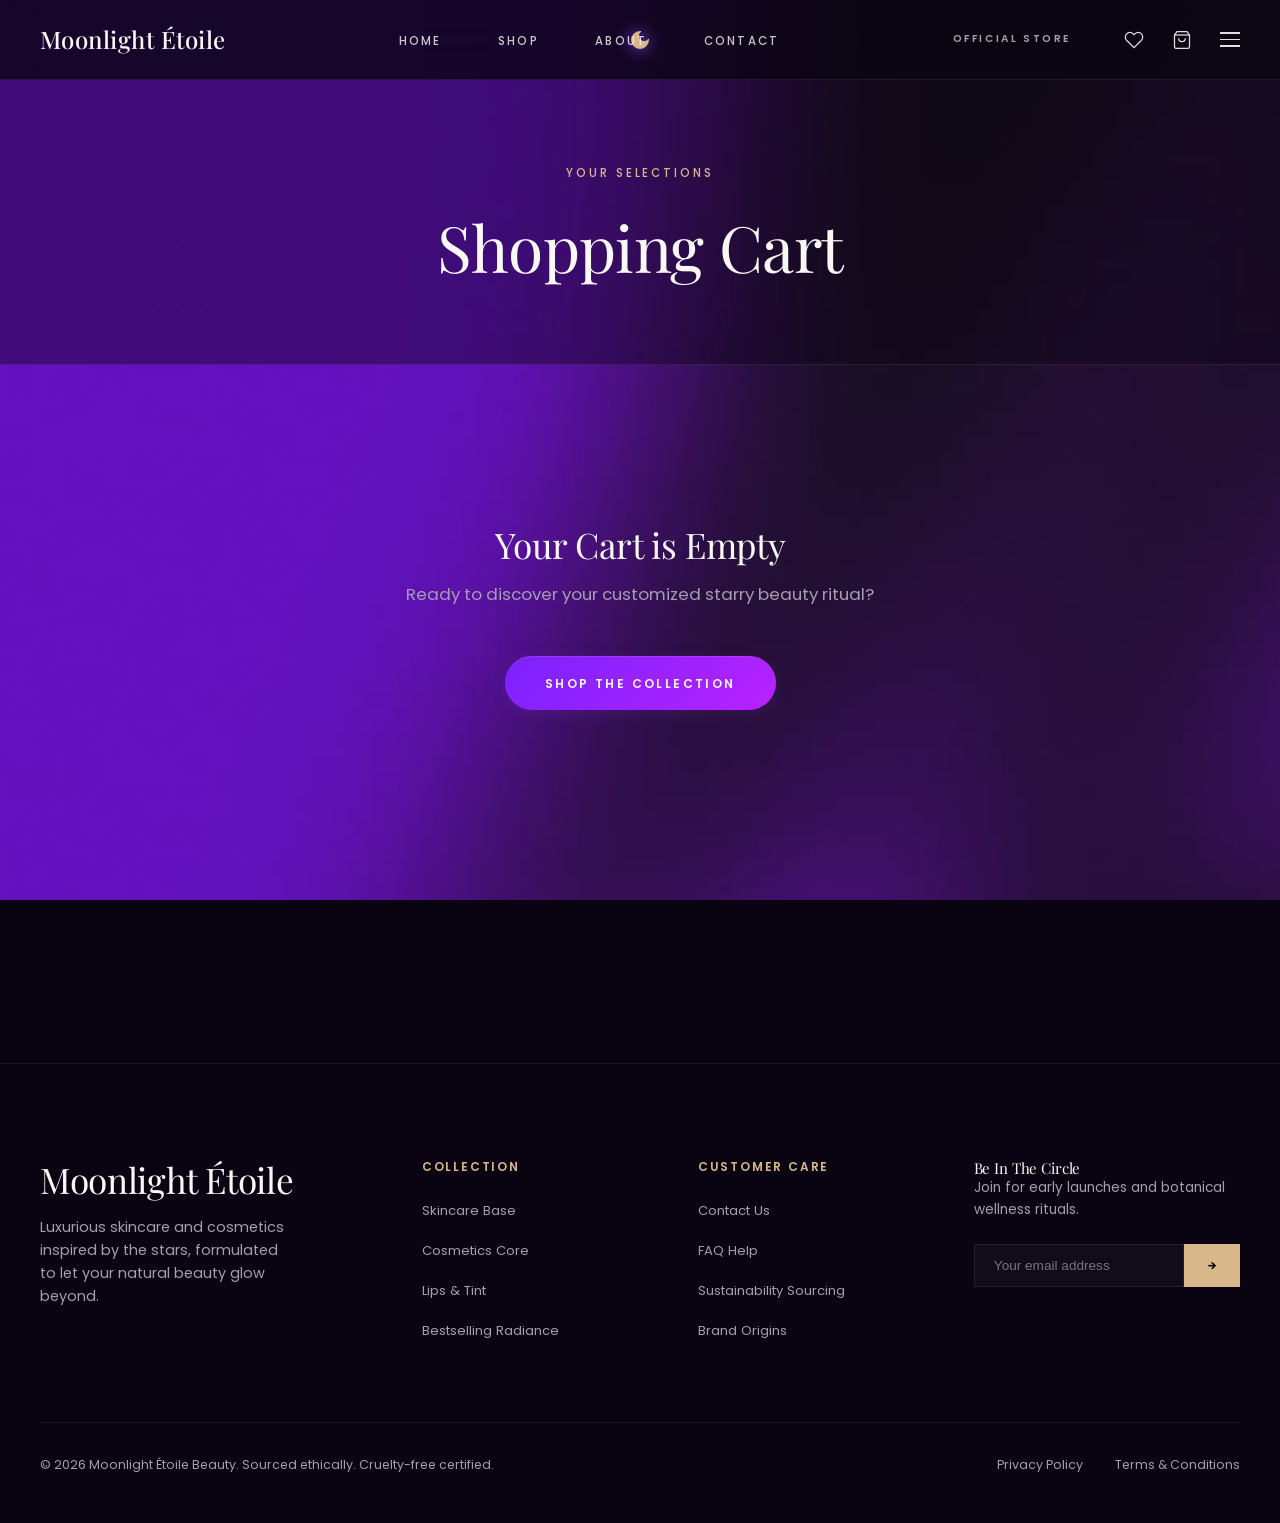
<file: cart.html>
<!DOCTYPE html>
<html lang="en">
<head>
  <meta charset="UTF-8">
  <meta name="viewport" content="width=device-width, initial-scale=1.0">
  <meta name="description" content="Review your Moonlight Étoile luxury items, apply promo codes, and complete your premium checkout ritual.">
  <title>Shopping Cart — Moonlight Étoile</title>
  <link rel="icon" type="image/jpeg" href="images/favicon.jpg">
  
  <link rel="stylesheet" href="style.css">
  <link rel="stylesheet" href="cart.css">
</head>
<body>
  <!-- ── 1. Luxury Sticky Navbar ──────────────────────────────── -->
  <nav class="navbar" role="navigation" aria-label="Main navigation">
    <div class="container navbar__inner">
      <a href="index.html" class="navbar__logo">Moonlight Étoile</a>
      
      <!-- Centered Moon Icon matching first image -->
      <div class="navbar__moon" style="position: absolute; left: 50%; transform: translateX(-50%); display: flex; align-items: center; justify-content: center; filter: drop-shadow(0 0 8px #8A4FFF);">
        <svg viewBox="0 0 24 24" fill="#D8B88A" stroke="#D8B88A" stroke-width="1.5" style="width: 22px; height: 22px;">
          <path d="M12 3a6 6 0 0 0 9 9 9 9 0 1 1-9-9Z" />
        </svg>
      </div>

      <ul class="navbar__links" role="list">
        <li><a href="index.html">Home</a></li>
        <li><a href="products.html">Shop</a></li>
        <li><a href="about.html">About</a></li>
        <li><a href="contact.html">Contact</a></li>
      </ul>
      
      <div class="navbar__actions">
        <span class="navbar__official-store" style="font-size: 0.65rem; font-weight: 600; letter-spacing: 0.25em; text-transform: uppercase; color: var(--color-text-muted); margin-right: 1.5rem; display: inline-block;">Official Store</span>
        <!-- Wishlist -->
        <a href="products.html" aria-label="View Wishlist">
          <svg viewBox="0 0 24 24" fill="none" stroke="currentColor">
            <path d="M20.84 4.61a5.5 5.5 0 0 0-7.78 0L12 5.67l-1.06-1.06a5.5 5.5 0 0 0-7.78 7.78l1.06 1.06L12 21.23l7.78-7.78 1.06-1.06a5.5 5.5 0 0 0 0-7.78z"/>
          </svg>
        </a>
        
        <!-- Cart -->
        <a href="cart.html" class="cart-icon" aria-label="View Cart">
          <svg viewBox="0 0 24 24" fill="none" stroke="currentColor">
            <path d="M6 2 3 6v14a2 2 0 0 0 2 2h14a2 2 0 0 0 2-2V6l-3-4z"/>
            <line x1="3" y1="6" x2="21" y2="6"/>
            <path d="M16 10a4 4 0 0 1-8 0"/>
          </svg>
          <span class="cart-badge" style="display: none;">0</span>
        </a>
        
        <!-- Hamburger -->
        <button class="hamburger" id="hamburger-btn" aria-label="Open menu" aria-expanded="false" aria-controls="mobile-nav">
          <span class="hamburger__line"></span>
          <span class="hamburger__line"></span>
          <span class="hamburger__line"></span>
        </button>
      </div>
    </div>
  </nav>
  <!-- Mobile Nav -->
  <nav class="mobile-nav" id="mobile-nav" aria-label="Mobile navigation">
    <a href="index.html">Home</a>
    <a href="products.html">Shop All</a>
    <a href="about.html">About Brand</a>
    <a href="contact.html">Contact Us</a>
    <a href="cart.html">View Cart</a>
    <div class="mobile-nav__footer">
      <a href="#">Instagram</a>
      <a href="#">TikTok</a>
      <a href="#">Pinterest</a>
    </div>
  </nav>

  <main>
    <!-- Header -->
    <header class="page-hero">
      <div class="container">
        <span class="t-label">Your Selections</span>
        <h1>Shopping Cart</h1>
      </div>
    </header>

    <!-- ── Cart Grid Section ──────────────────────────────────── -->
    <section class="section" style="padding-top: 4rem;">
      <div class="container">
        <div class="cart-layout" id="cart-grid-wrapper">
          <!-- Rendered Dynamically via JS -->
        </div>
      </div>
    </section>
  </main>

  <!-- Footer -->
  <footer class="footer">
    <div class="container">
      <div class="footer__grid">
        <div class="footer__brand-col">
          <h3>Moonlight Étoile</h3>
          <p>Luxurious skincare and cosmetics inspired by the stars, formulated to let your natural beauty glow beyond.</p>
        </div>
        
        <div class="footer__col">
          <h4>Collection</h4>
          <ul role="list">
            <li><a href="products.html?category=skincare">Skincare Base</a></li>
            <li><a href="products.html?category=cosmetics">Cosmetics Core</a></li>
            <li><a href="products.html?subcategory=lips">Lips & Tint</a></li>
            <li><a href="products.html?tag=Bestseller">Bestselling Radiance</a></li>
          </ul>
        </div>

        <div class="footer__col">
          <h4>Customer Care</h4>
          <ul role="list">
            <li><a href="contact.html">Contact Us</a></li>
            <li><a href="contact.html#faq">FAQ Help</a></li>
            <li><a href="about.html#sustainability">Sustainability Sourcing</a></li>
            <li><a href="about.html">Brand Origins</a></li>
          </ul>
        </div>

        <div class="footer__newsletter">
          <h4>Be In The Circle</h4>
          <p>Join for early launches and botanical wellness rituals.</p>
          <form class="footer__newsletter-form" onsubmit="event.preventDefault(); window.MoonlightEtoile.showToast('Subscription saved!')">
            <input type="email" class="footer__newsletter-input" placeholder="Your email address" required aria-label="Email Address">
            <button type="submit" class="footer__newsletter-btn">&rarr;</button>
          </form>
        </div>
      </div>

      <div class="footer__bottom">
        <p>&copy; 2026 Moonlight Étoile Beauty. Sourced ethically. Cruelty-free certified.</p>
        <div class="footer__bottom-links">
          <a href="#">Privacy Policy</a>
          <a href="#">Terms & Conditions</a>
        </div>
      </div>
    </div>
  </footer>

  <script src="script.js"></script>
  
  <script>
    const wrapper = document.getElementById('cart-grid-wrapper');
    let discountPercent = 0;
    let promoCodeApplied = '';

    // Main checkout/summary dynamic display refreshes
    function refreshCartPage() {
      const cart = window.MoonlightEtoile.getCart();

      if (cart.length === 0) {
        wrapper.innerHTML = `
          <div class="cart-empty-state" style="grid-column: span 2;" data-reveal>
            <h3>Your Cart is Empty</h3>
            <p>Ready to discover your customized starry beauty ritual?</p>
            <a href="products.html" class="btn btn--primary"><span>Shop the Collection</span></a>
          </div>
        `;
        // Make sure scroll reveals trigger on empty state
        const reveal = wrapper.querySelector('[data-reveal]');
        if (reveal) requestAnimationFrame(() => reveal.classList.add('revealed'));
        return;
      }

      // 1. Render Product Items list
      const itemsHtml = cart.map(item => {
        const shadeText = item.shade ? `<p class="cart-item__shade">Shade: ${item.shade}</p>` : '';
        const lineTotal = item.price * item.qty;
        
        return `
          <article class="cart-item">
            <div class="cart-item__product">
              <div class="cart-item__img-wrap">
                <img src="${item.image}" alt="${item.name}">
              </div>
              <div class="cart-item__details">
                <h3>${item.name}</h3>
                ${shadeText}
              </div>
            </div>

            <div class="cart-item__price">&#8369;${item.price.toLocaleString()}</div>

            <div class="cart-item__qty">
              <div class="qty-selector">
                <button class="qty-btn" onclick="updateQty('${item.key}', ${item.qty - 1})" aria-label="Decrease quantity">&minus;</button>
                <input type="text" class="qty-input" value="${item.qty}" readonly>
                <button class="qty-btn" onclick="updateQty('${item.key}', ${item.qty + 1})" aria-label="Increase quantity">+</button>
              </div>
            </div>

            <div class="cart-item__subtotal">
              <span>&#8369;${lineTotal.toLocaleString()}</span>
              <button class="cart-item__remove-btn" onclick="removeItem('${item.key}')" aria-label="Remove item">Remove</button>
            </div>
          </article>
        `;
      }).join('');

      // 2. Calculations
      const subtotal = cart.reduce((sum, item) => sum + (item.price * item.qty), 0);
      const discount = Math.round(subtotal * discountPercent);
      const shipping = subtotal >= 1500 ? 0 : 150;
      const total = subtotal - discount + shipping;

      const shippingText = shipping === 0 ? 'Complimentary' : `&#8369;${shipping.toLocaleString()}`;
      const discountRowHtml = discount > 0 ? `
        <div class="summary-price-row" style="color: var(--color-rose); font-weight: 500;">
          <span class="summary-label">Voucher Discount (${promoCodeApplied})</span>
          <span class="summary-value">&minus;&#8369;${discount.toLocaleString()}</span>
        </div>
      ` : '';

      wrapper.innerHTML = `
        <!-- Left: Product List Panel -->
        <div class="cart-items-panel" data-reveal>
          <div class="cart-header-row">
            <span>Product</span>
            <span>Price</span>
            <span>Quantity</span>
            <span>Total</span>
          </div>
          ${itemsHtml}
        </div>

        <!-- Right: Invoice Order Summary checkout -->
        <div class="cart-summary-card" data-reveal data-reveal-delay="1">
          <h3>Order Summary</h3>
          
          <!-- Promo Voucher input -->
          <div class="promo-input-row">
            <input type="text" id="promo-code-input" placeholder="Promo code" value="${promoCodeApplied}" aria-label="Promo code">
            <button onclick="applyPromoCode()"><span>Apply</span></button>
          </div>

          <div class="summary-price-row">
            <span class="summary-label">Subtotal</span>
            <span class="summary-value">&#8369;${subtotal.toLocaleString()}</span>
          </div>

          ${discountRowHtml}

          <div class="summary-price-row">
            <span class="summary-label">Scented Express Shipping</span>
            <span class="summary-value">${shippingText}</span>
          </div>

          <div class="summary-price-row total">
            <span class="summary-label dark">Order Total</span>
            <span class="summary-value">&#8369;${total.toLocaleString()}</span>
          </div>

          <button class="btn btn--primary checkout-btn" onclick="handleCheckout()">
            <span>Complete Order Checkout</span>
          </button>
        </div>
      `;

      // Trigger scroll reveals
      const reveals = wrapper.querySelectorAll('[data-reveal]');
      reveals.forEach(el => requestAnimationFrame(() => el.classList.add('revealed')));
    }

    // Modify Quantities handler
    function updateQty(key, qty) {
      window.MoonlightEtoile.updateCartQty(key, qty);
    }

    // Remove Item handler
    function removeItem(key) {
      window.MoonlightEtoile.removeFromCart(key);
    }

    // Apply Coupon Code
    function applyPromoCode() {
      const codeInput = document.getElementById('promo-code-input');
      const val = codeInput.value.toUpperCase().trim();

      if (val === 'MOONLIGHT20' || val === 'STARGLOW') {
        discountPercent = 0.2;
        promoCodeApplied = val;
        window.MoonlightEtoile.showToast('Voucher code 20% Discount applied successfully!');
      } else if (val === '') {
        discountPercent = 0;
        promoCodeApplied = '';
      } else {
        window.MoonlightEtoile.showToast('Invalid promo code. Try MOONLIGHT20');
      }
      refreshCartPage();
    }

    // Final order checkout completion
    function handleCheckout() {
      window.MoonlightEtoile.showToast('Connecting securely to Moonlight Checkout...');
      setTimeout(() => {
        window.MoonlightEtoile.showToast('Order completed! Thank you for glowing with us.');
        localStorage.removeItem('MoonlightEtoile_cart');
        window.MoonlightEtoile.updateCartBadge();
        refreshCartPage();
      }, 1500);
    }

    // Mount page context listener to global e-comm hooks
    window.MoonlightEtoile.refreshCartPage = refreshCartPage;

    // Run on startup
    refreshCartPage();
  </script>

</body>
</html>
</file>
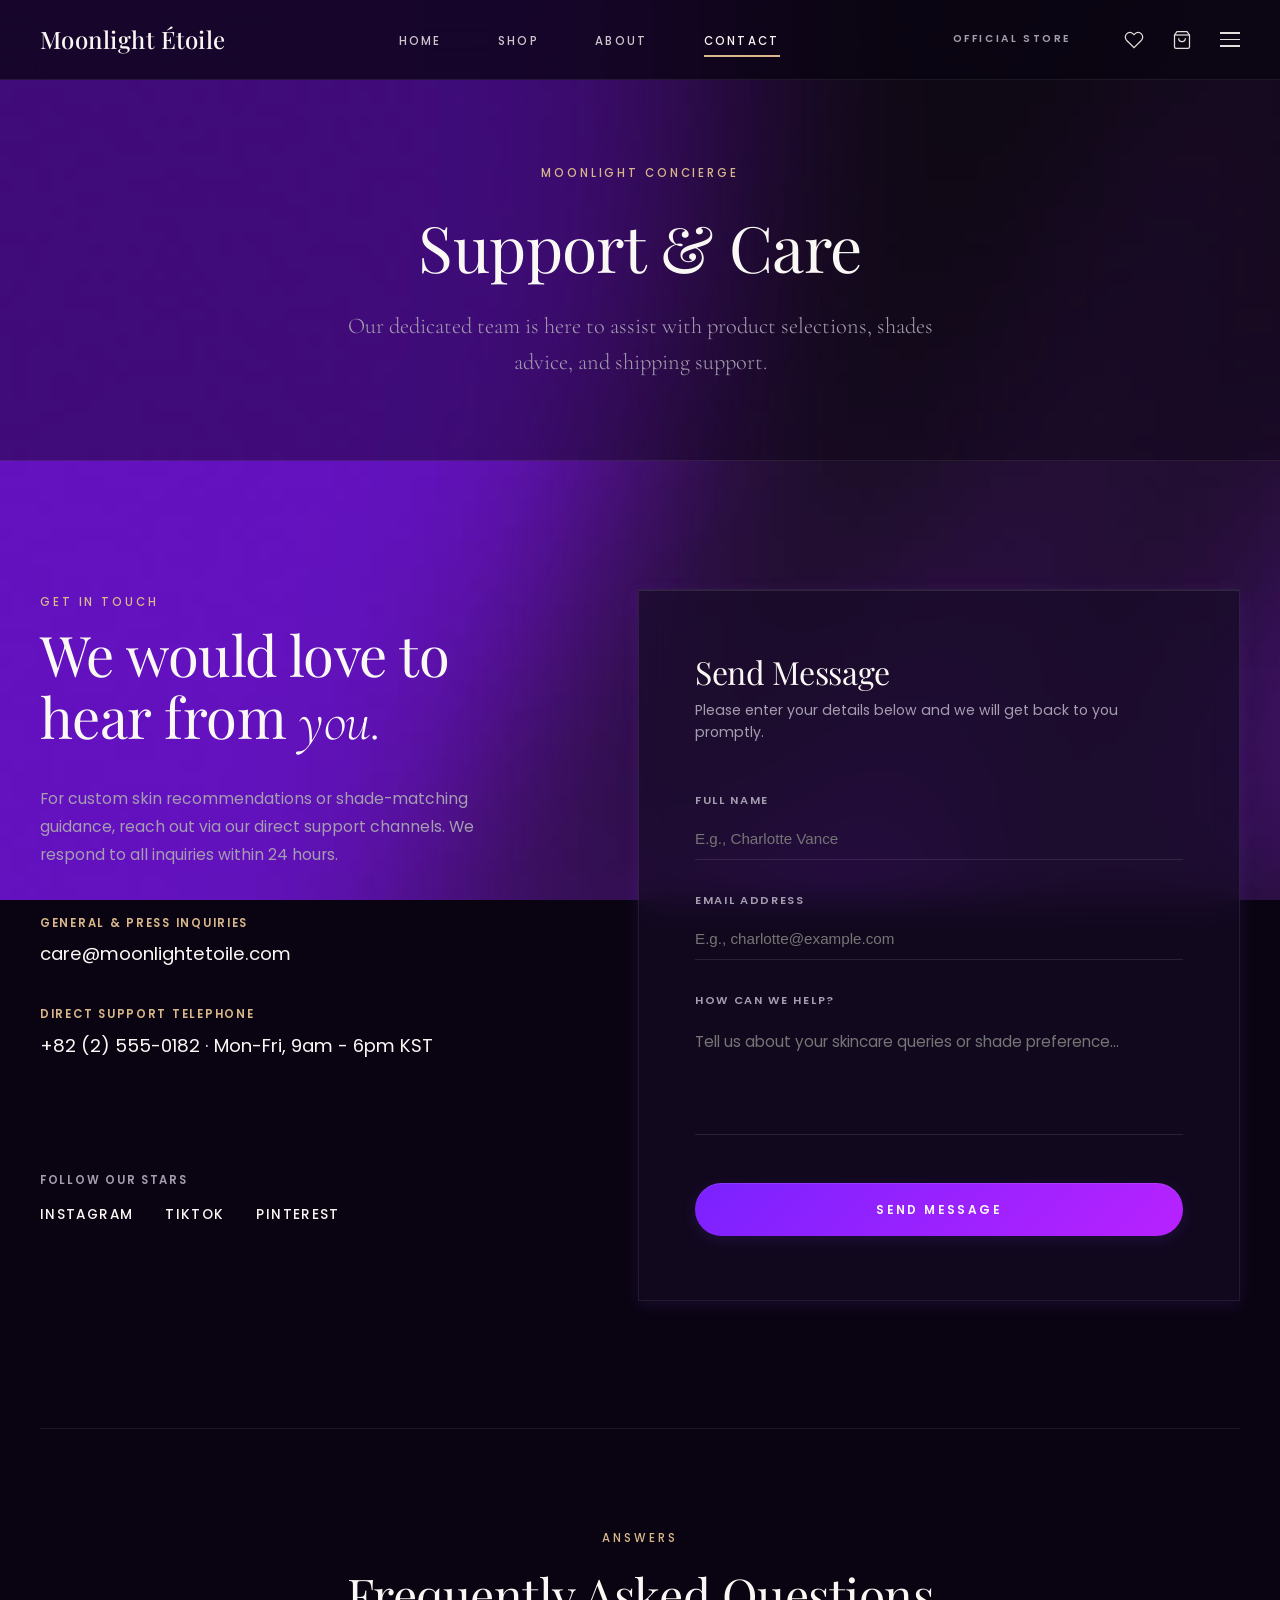
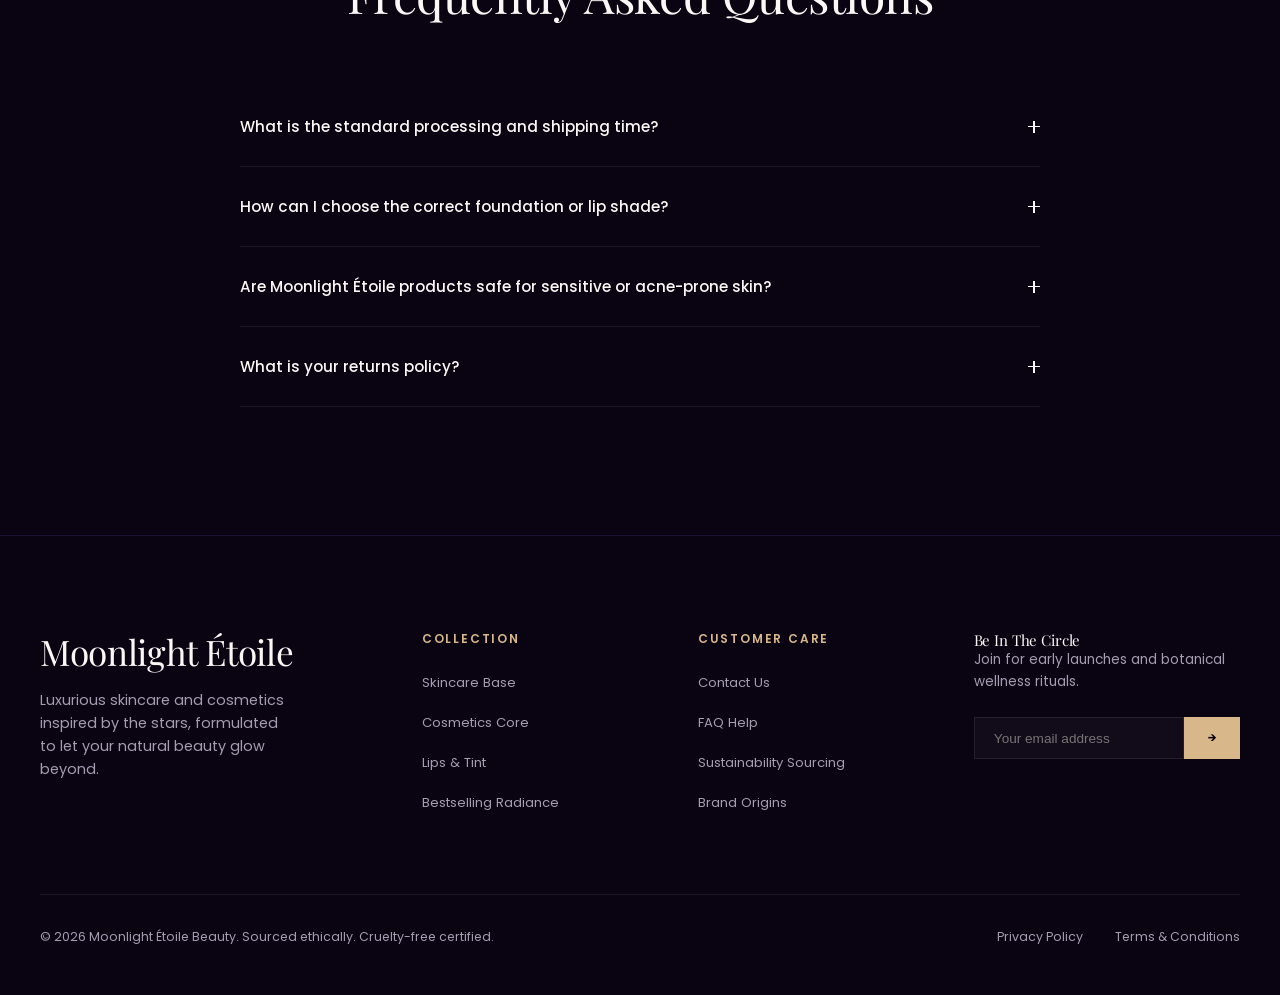
<file: contact.html>
<!DOCTYPE html>
<html lang="en">
<head>
  <meta charset="UTF-8">
  <meta name="viewport" content="width=device-width, initial-scale=1.0">
  <meta name="description" content="Get in touch with Moonlight Étoile's luxury customer care. Read our FAQs about shipping, shades selection, and botanical formulas.">
  <title>Customer Care — Moonlight Étoile</title>
  <link rel="icon" type="image/jpeg" href="images/favicon.jpg">
  
  <link rel="stylesheet" href="style.css">
  <link rel="stylesheet" href="contact.css">
</head>
<body>
  <!-- ── 1. Luxury Sticky Navbar ──────────────────────────────── -->
  <nav class="navbar" role="navigation" aria-label="Main navigation">
    <div class="container navbar__inner">
      <a href="index.html" class="navbar__logo">Moonlight Étoile</a>
      


      <ul class="navbar__links" role="list">
        <li><a href="index.html">Home</a></li>
        <li><a href="products.html">Shop</a></li>
        <li><a href="about.html">About</a></li>
        <li><a href="contact.html" class="active">Contact</a></li>
      </ul>
      
      <div class="navbar__actions">
        <span class="navbar__official-store" style="font-size: 0.65rem; font-weight: 600; letter-spacing: 0.25em; text-transform: uppercase; color: var(--color-text-muted); margin-right: 1.5rem; display: inline-block;">Official Store</span>
        <!-- Wishlist -->
        <a href="products.html" aria-label="View Wishlist">
          <svg viewBox="0 0 24 24" fill="none" stroke="currentColor">
            <path d="M20.84 4.61a5.5 5.5 0 0 0-7.78 0L12 5.67l-1.06-1.06a5.5 5.5 0 0 0-7.78 7.78l1.06 1.06L12 21.23l7.78-7.78 1.06-1.06a5.5 5.5 0 0 0 0-7.78z"/>
          </svg>
        </a>
        
        <!-- Cart -->
        <a href="cart.html" class="cart-icon" aria-label="View Cart">
          <svg viewBox="0 0 24 24" fill="none" stroke="currentColor">
            <path d="M6 2 3 6v14a2 2 0 0 0 2 2h14a2 2 0 0 0 2-2V6l-3-4z"/>
            <line x1="3" y1="6" x2="21" y2="6"/>
            <path d="M16 10a4 4 0 0 1-8 0"/>
          </svg>
          <span class="cart-badge" style="display: none;">0</span>
        </a>
        
        <!-- Hamburger -->
        <button class="hamburger" id="hamburger-btn" aria-label="Open menu" aria-expanded="false" aria-controls="mobile-nav">
          <span class="hamburger__line"></span>
          <span class="hamburger__line"></span>
          <span class="hamburger__line"></span>
        </button>
      </div>
    </div>
  </nav>
  <!-- Mobile Nav -->
  <nav class="mobile-nav" id="mobile-nav" aria-label="Mobile navigation">
    <a href="index.html">Home</a>
    <a href="products.html">Shop All</a>
    <a href="about.html">About Brand</a>
    <a href="contact.html">Contact Us</a>
    <a href="cart.html">View Cart</a>
    <div class="mobile-nav__footer">
      <a href="#">Instagram</a>
      <a href="#">TikTok</a>
      <a href="#">Pinterest</a>
    </div>
  </nav>

  <main>
    <!-- Header -->
    <header class="page-hero">
      <div class="container">
        <span class="t-label">Moonlight Concierge</span>
        <h1>Support & Care</h1>
        <p>Our dedicated team is here to assist with product selections, shades advice, and shipping support.</p>
      </div>
    </header>

    <!-- ── Contact Spread ──────────────────────────────────────── -->
    <section class="section">
      <div class="container">
        <div class="contact-layout">
          
          <!-- Left: Details -->
          <div class="contact-info" data-reveal>
            <span class="t-label">Get In Touch</span>
            <h2>We would love to <br>hear from <span class="italic-serif">you.</span></h2>
            <p>For custom skin recommendations or shade-matching guidance, reach out via our direct support channels. We respond to all inquiries within 24 hours.</p>
            
            <div class="contact-channels">
              <div class="channel-card">
                <h4>General & Press Inquiries</h4>
                <a href="mailto:care@moonlightetoile.com">care@moonlightetoile.com</a>
              </div>
              <div class="channel-card">
                <h4>Direct Support Telephone</h4>
                <p>+82 (2) 555-0182 &middot; Mon-Fri, 9am - 6pm KST</p>
              </div>
            </div>

            <div class="contact-socials">
              <h4>Follow Our Stars</h4>
              <div class="contact-social-links">
                <a href="#">Instagram</a>
                <a href="#">TikTok</a>
                <a href="#">Pinterest</a>
              </div>
            </div>
          </div>

          <!-- Right: Contact Form Card -->
          <div class="contact-form-card" data-reveal data-reveal-delay="1">
            <h3>Send Message</h3>
            <p>Please enter your details below and we will get back to you promptly.</p>
            
            <form onsubmit="event.preventDefault(); window.MoonlightEtoile.showToast('Message sent successfully!'); this.reset();">
              <div class="form-group">
                <label for="contact-name">Full Name</label>
                <input type="text" id="contact-name" class="form-input" required placeholder="E.g., Charlotte Vance" autocomplete="name">
              </div>
              
              <div class="form-group">
                <label for="contact-email">Email Address</label>
                <input type="email" id="contact-email" class="form-input" required placeholder="E.g., charlotte@example.com" autocomplete="email">
              </div>
              
              <div class="form-group">
                <label for="contact-message">How can we help?</label>
                <textarea id="contact-message" class="form-input" rows="4" required placeholder="Tell us about your skincare queries or shade preference..." style="resize: none; font-family: inherit;"></textarea>
              </div>

              <button type="submit" class="btn btn--primary" style="width: 100%; margin-top: 1rem;">
                <span>Send Message</span>
              </button>
            </form>
          </div>

        </div>

        <!-- ── FAQ Accordion Section ──────────────────────────────── -->
        <div class="faq-section" id="faq">
          <div class="faq-title-block" data-reveal>
            <span class="t-label">Answers</span>
            <h2>Frequently Asked Questions</h2>
          </div>

          <div class="faq-wrapper" data-reveal data-reveal-delay="1">
            
            <!-- Question 1 -->
            <article class="faq-item">
              <button class="faq-trigger" onclick="toggleFaq(this)">
                <span>What is the standard processing and shipping time?</span>
                <span class="faq-icon"></span>
              </button>
              <div class="faq-content">
                <div class="faq-inner">
                  <p>All orders are processed and prepared within 1-2 business days. Domestic orders inside South Korea arrive within 2-3 business days. International express shipping generally arrives in 5-7 business days depending on customs processing in your country.</p>
                </div>
              </div>
            </article>

            <!-- Question 2 -->
            <article class="faq-item">
              <button class="faq-trigger" onclick="toggleFaq(this)">
                <span>How can I choose the correct foundation or lip shade?</span>
                <span class="faq-icon"></span>
              </button>
              <div class="faq-content">
                <div class="faq-inner">
                  <p>Our shades are formulated with light-reflective pigment matching systems. You can read the shade descriptions on the product detail page, or send a high-resolution selfie in natural ambient light to care@moonlightetoile.com, and our resident beauty consultants will personally match you.</p>
                </div>
              </div>
            </article>

            <!-- Question 3 -->
            <article class="faq-item">
              <button class="faq-trigger" onclick="toggleFaq(this)">
                <span>Are Moonlight Étoile products safe for sensitive or acne-prone skin?</span>
                <span class="faq-icon"></span>
              </button>
              <div class="faq-content">
                <div class="faq-inner">
                  <p>Yes. All of our skincare and cosmetic lines are rigorously dermatologist tested, hypoallergenic, non-comedogenic, and completely free of artificial synthetic perfumes and harsh parabens. We list all active ingredients transparently on every single package.</p>
                </div>
              </div>
            </article>

            <!-- Question 4 -->
            <article class="faq-item">
              <button class="faq-trigger" onclick="toggleFaq(this)">
                <span>What is your returns policy?</span>
                <span class="faq-icon"></span>
              </button>
              <div class="faq-content">
                <div class="faq-inner">
                  <p>We want you to love your Moonlight Étoile ritual. If you are not completely satisfied with a formula or need a shade swap, we gladly accept returns or exchanges of slightly used products within 30 days of package receipt. Simply email care@moonlightetoile.com to receive a return label.</p>
                </div>
              </div>
            </article>

          </div>
        </div>

      </div>
    </section>
  </main>

  <!-- Footer -->
  <footer class="footer">
    <div class="container">
      <div class="footer__grid">
        <div class="footer__brand-col">
          <h3>Moonlight Étoile</h3>
          <p>Luxurious skincare and cosmetics inspired by the stars, formulated to let your natural beauty glow beyond.</p>
        </div>
        
        <div class="footer__col">
          <h4>Collection</h4>
          <ul role="list">
            <li><a href="products.html?category=skincare">Skincare Base</a></li>
            <li><a href="products.html?category=cosmetics">Cosmetics Core</a></li>
            <li><a href="products.html?subcategory=lips">Lips & Tint</a></li>
            <li><a href="products.html?tag=Bestseller">Bestselling Radiance</a></li>
          </ul>
        </div>

        <div class="footer__col">
          <h4>Customer Care</h4>
          <ul role="list">
            <li><a href="contact.html">Contact Us</a></li>
            <li><a href="contact.html#faq">FAQ Help</a></li>
            <li><a href="about.html#sustainability">Sustainability Sourcing</a></li>
            <li><a href="about.html">Brand Origins</a></li>
          </ul>
        </div>

        <div class="footer__newsletter">
          <h4>Be In The Circle</h4>
          <p>Join for early launches and botanical wellness rituals.</p>
          <form class="footer__newsletter-form" onsubmit="event.preventDefault(); window.MoonlightEtoile.showToast('Subscription saved!')">
            <input type="email" class="footer__newsletter-input" placeholder="Your email address" required aria-label="Email Address">
            <button type="submit" class="footer__newsletter-btn">&rarr;</button>
          </form>
        </div>
      </div>

      <div class="footer__bottom">
        <p>&copy; 2026 Moonlight Étoile Beauty. Sourced ethically. Cruelty-free certified.</p>
        <div class="footer__bottom-links">
          <a href="#">Privacy Policy</a>
          <a href="#">Terms & Conditions</a>
        </div>
      </div>
    </div>
  </footer>

  <script src="script.js"></script>
  
  <script>
    // Toggle FAQ Accordions
    function toggleFaq(trigger) {
      const item = trigger.closest('.faq-item');
      const content = item.querySelector('.faq-content');
      const isOpen = item.classList.toggle('open');
      
      if (isOpen) {
        content.style.maxHeight = `${content.scrollHeight}px`;
      } else {
        content.style.maxHeight = '0';
      }
    }
  </script>

</body>
</html>
</file>
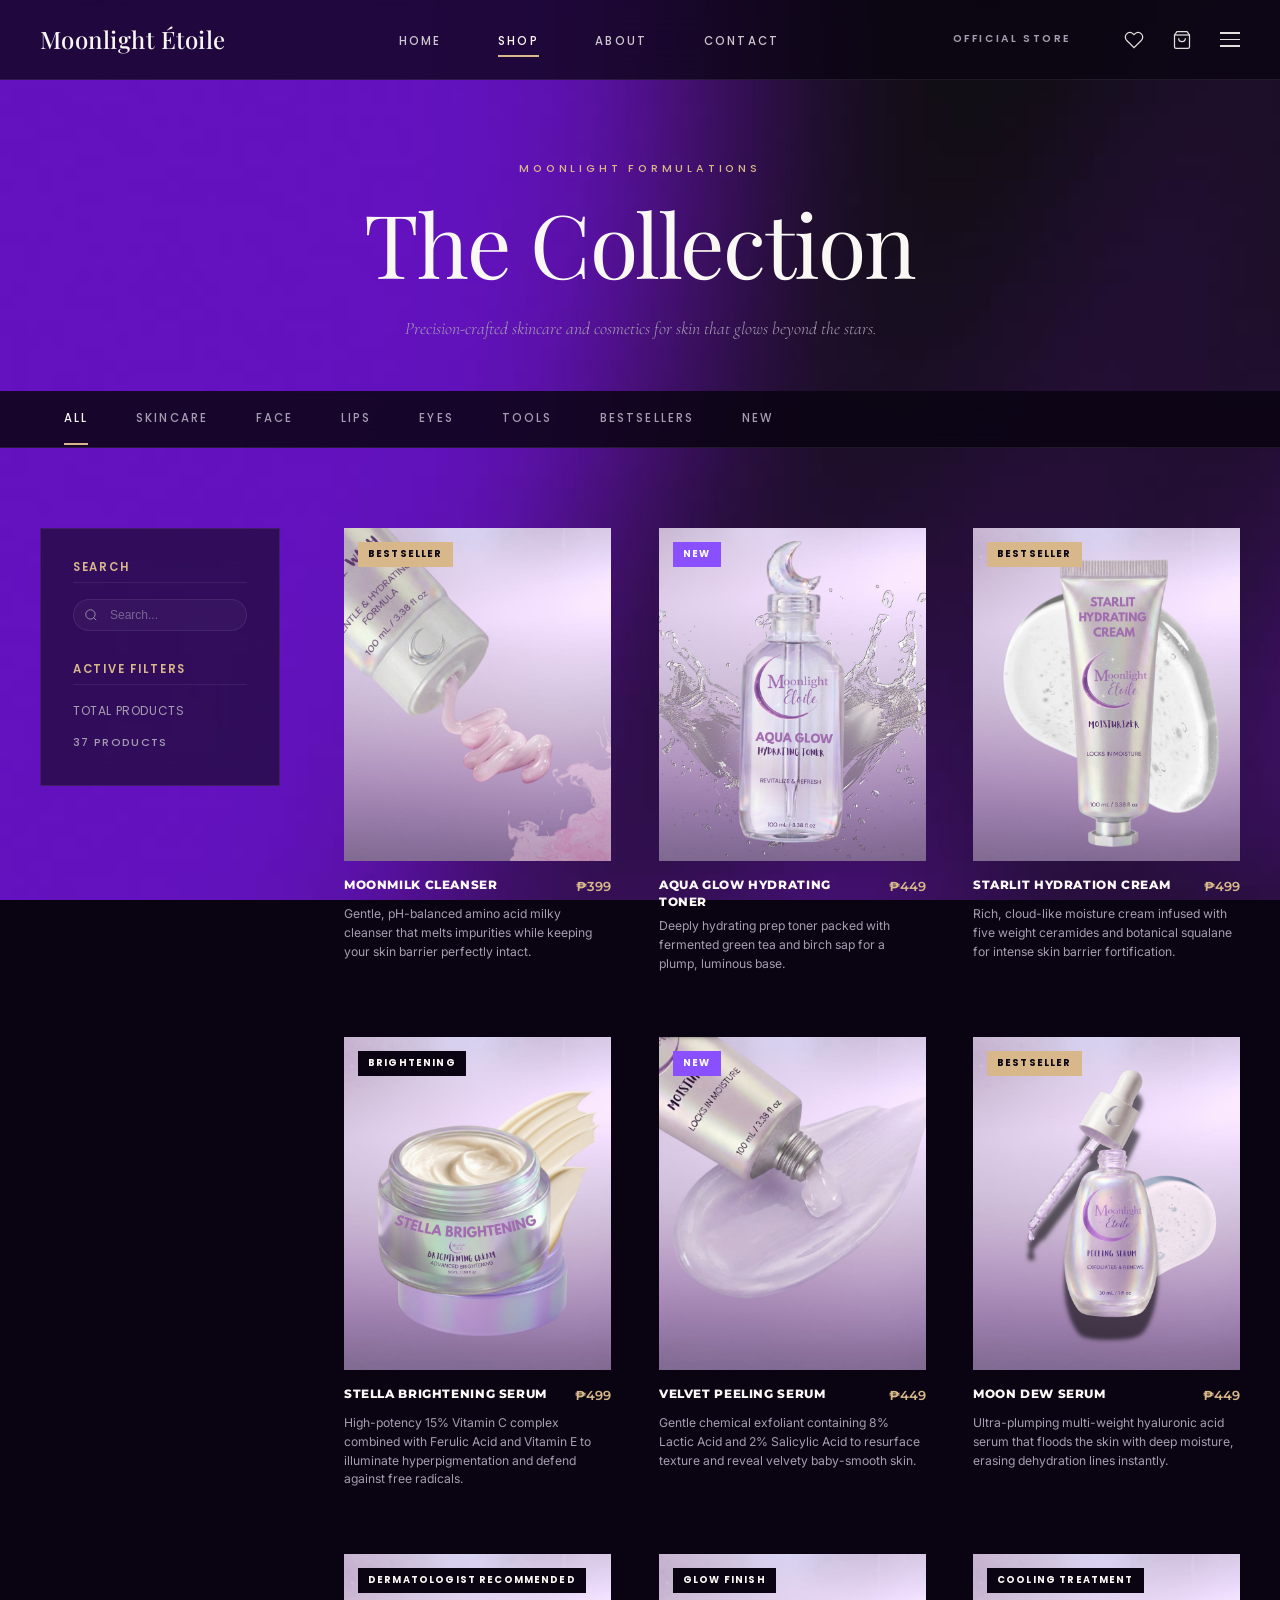
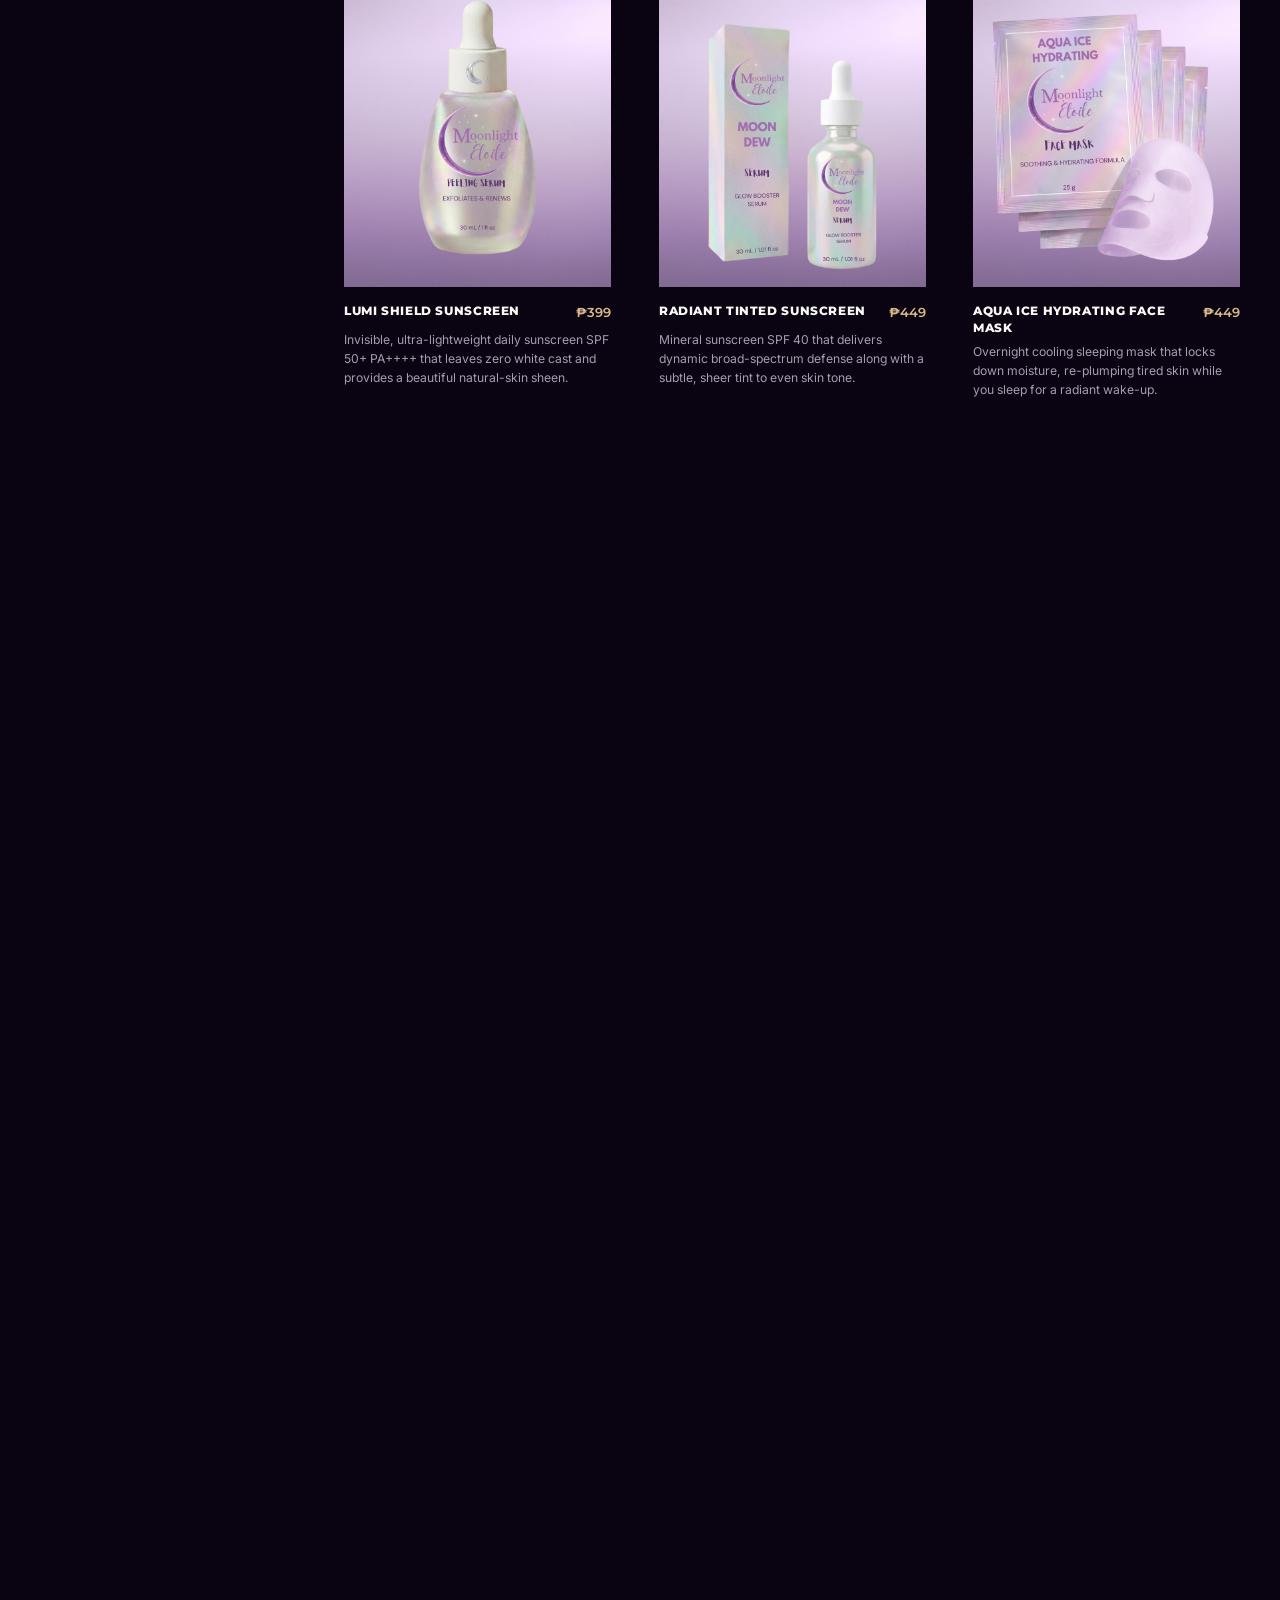
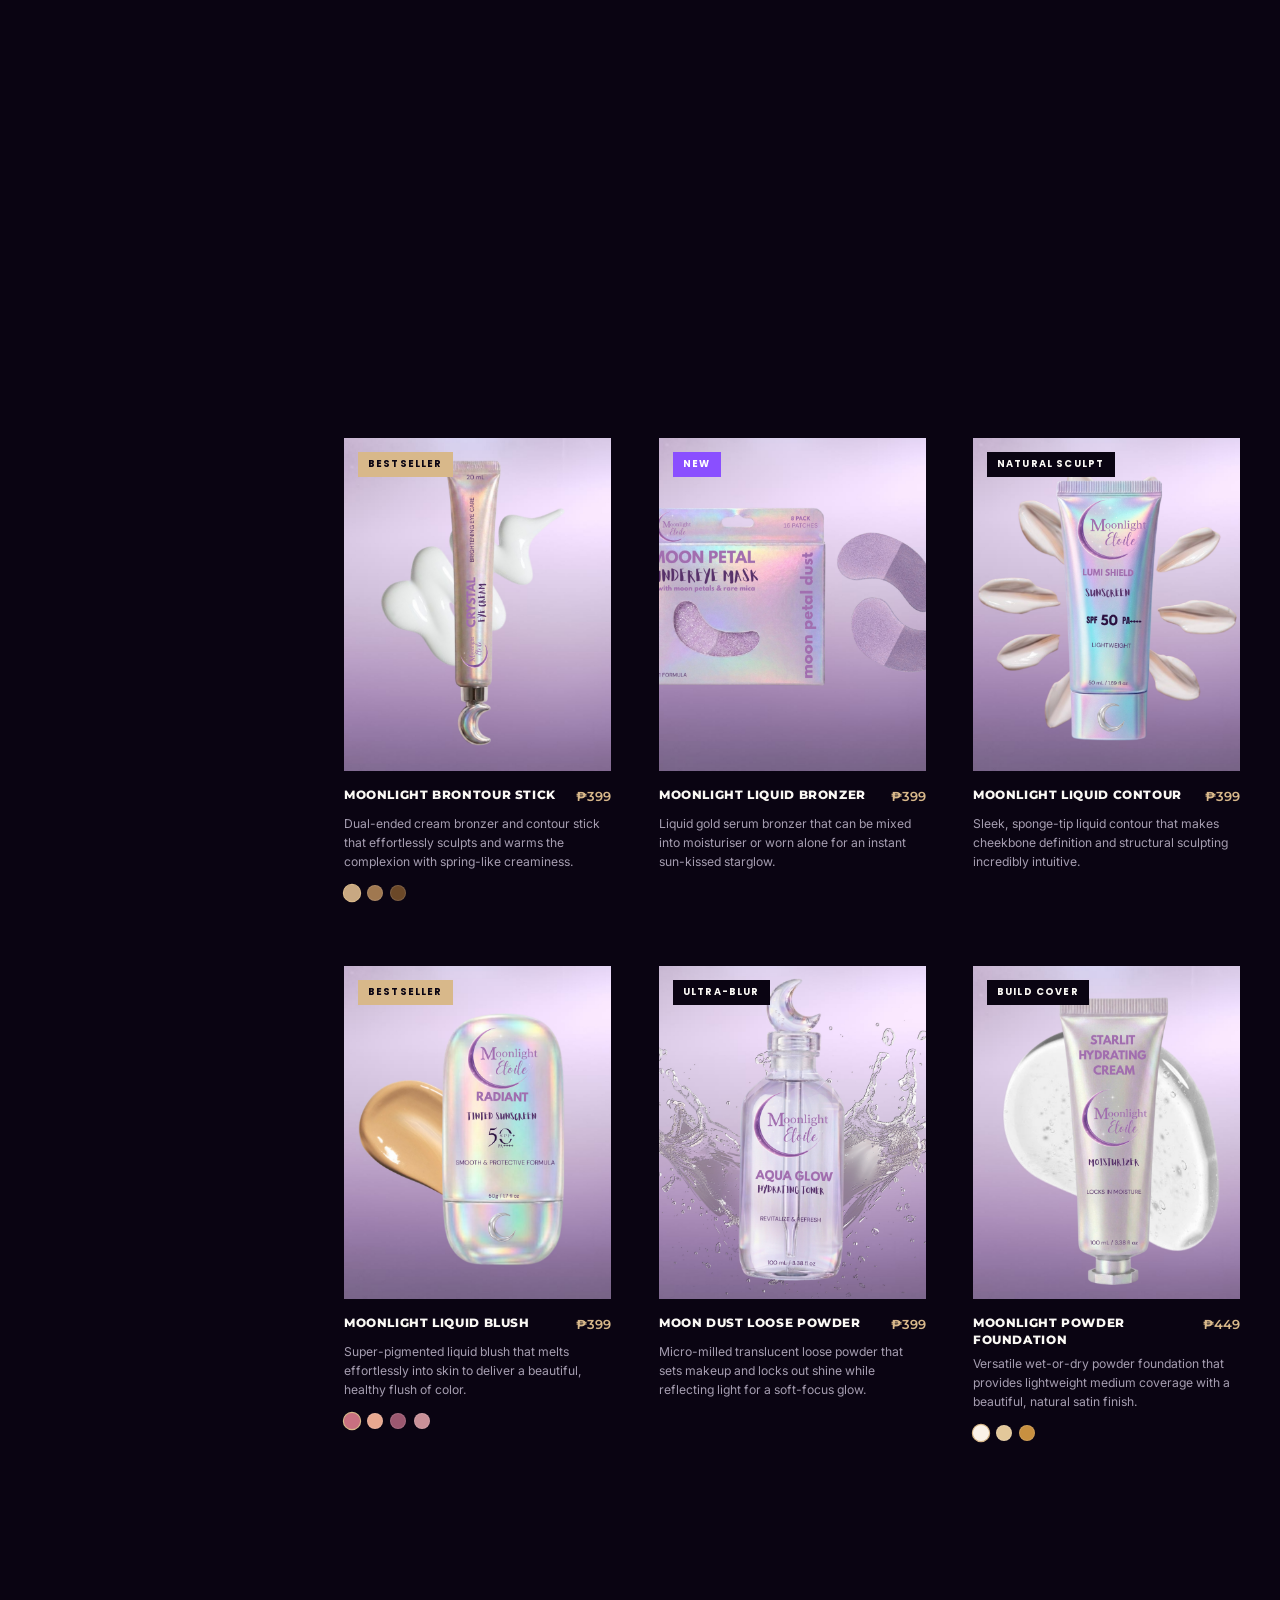
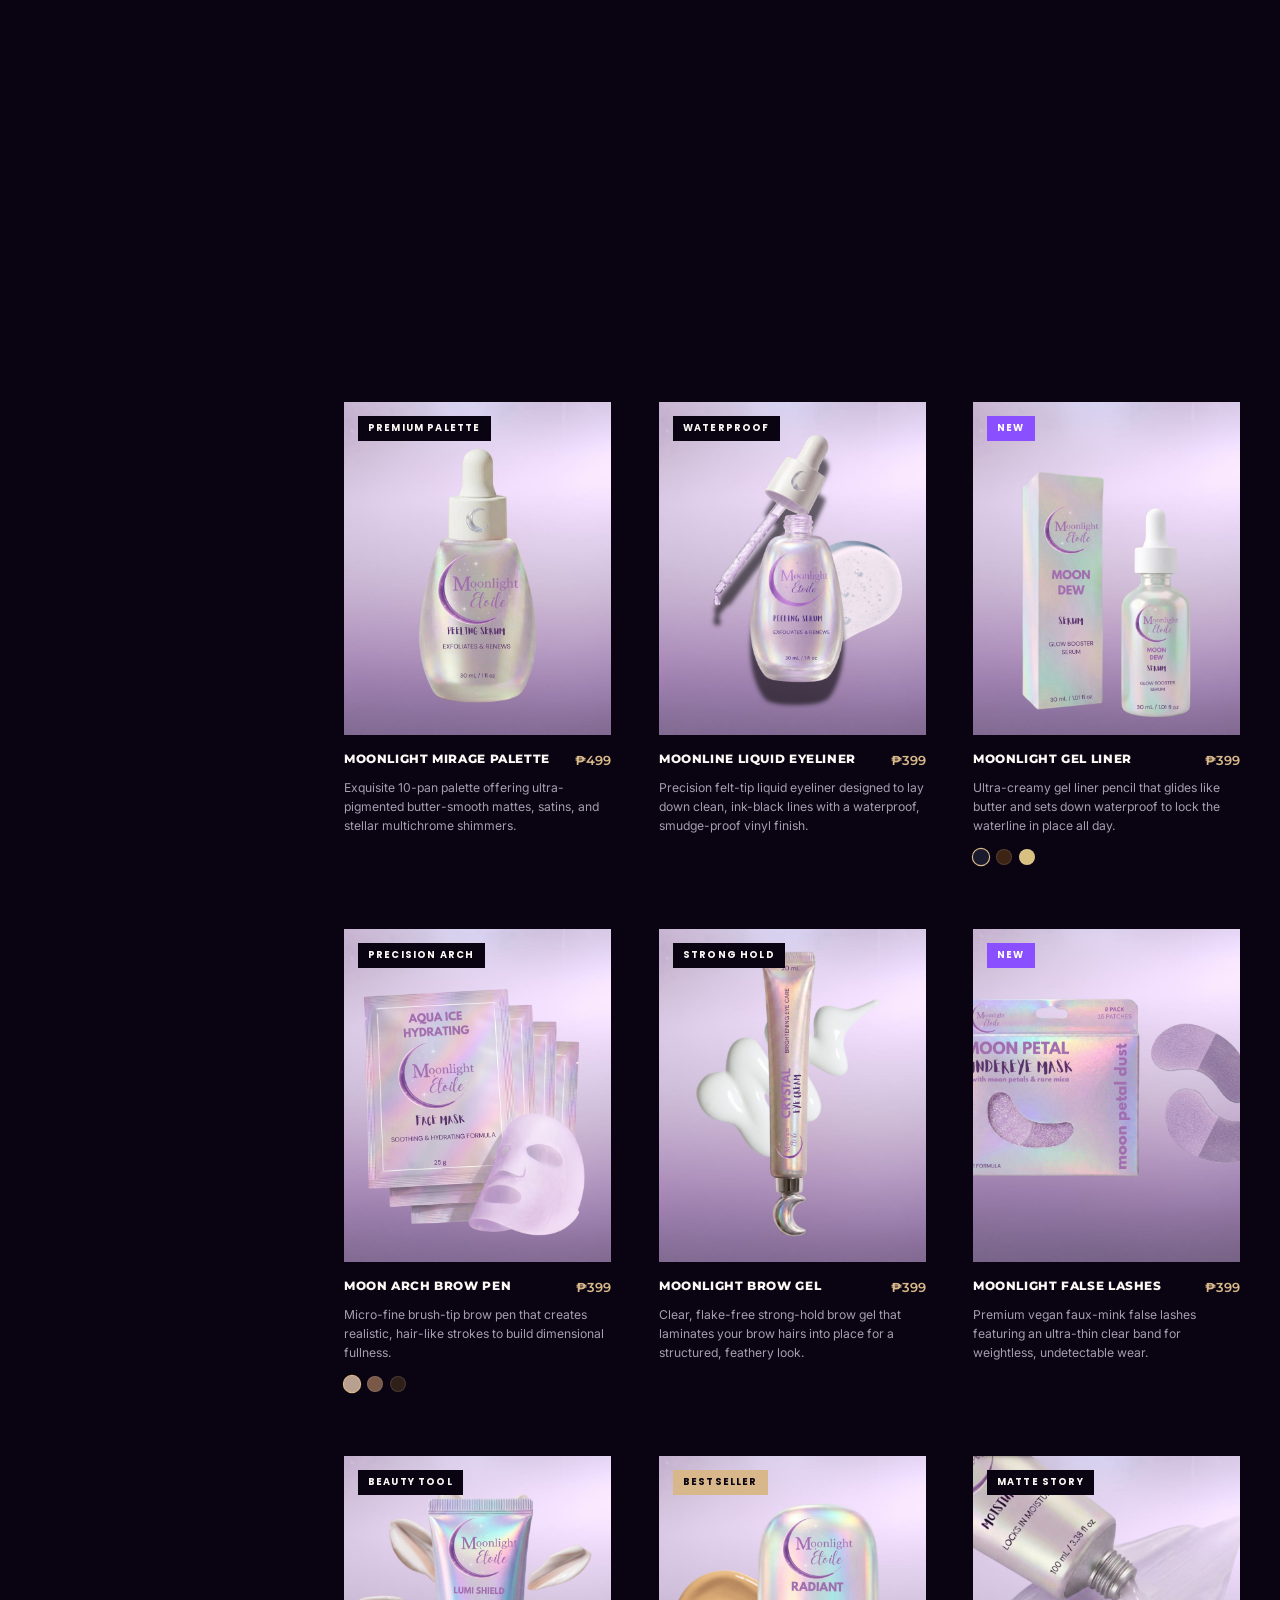
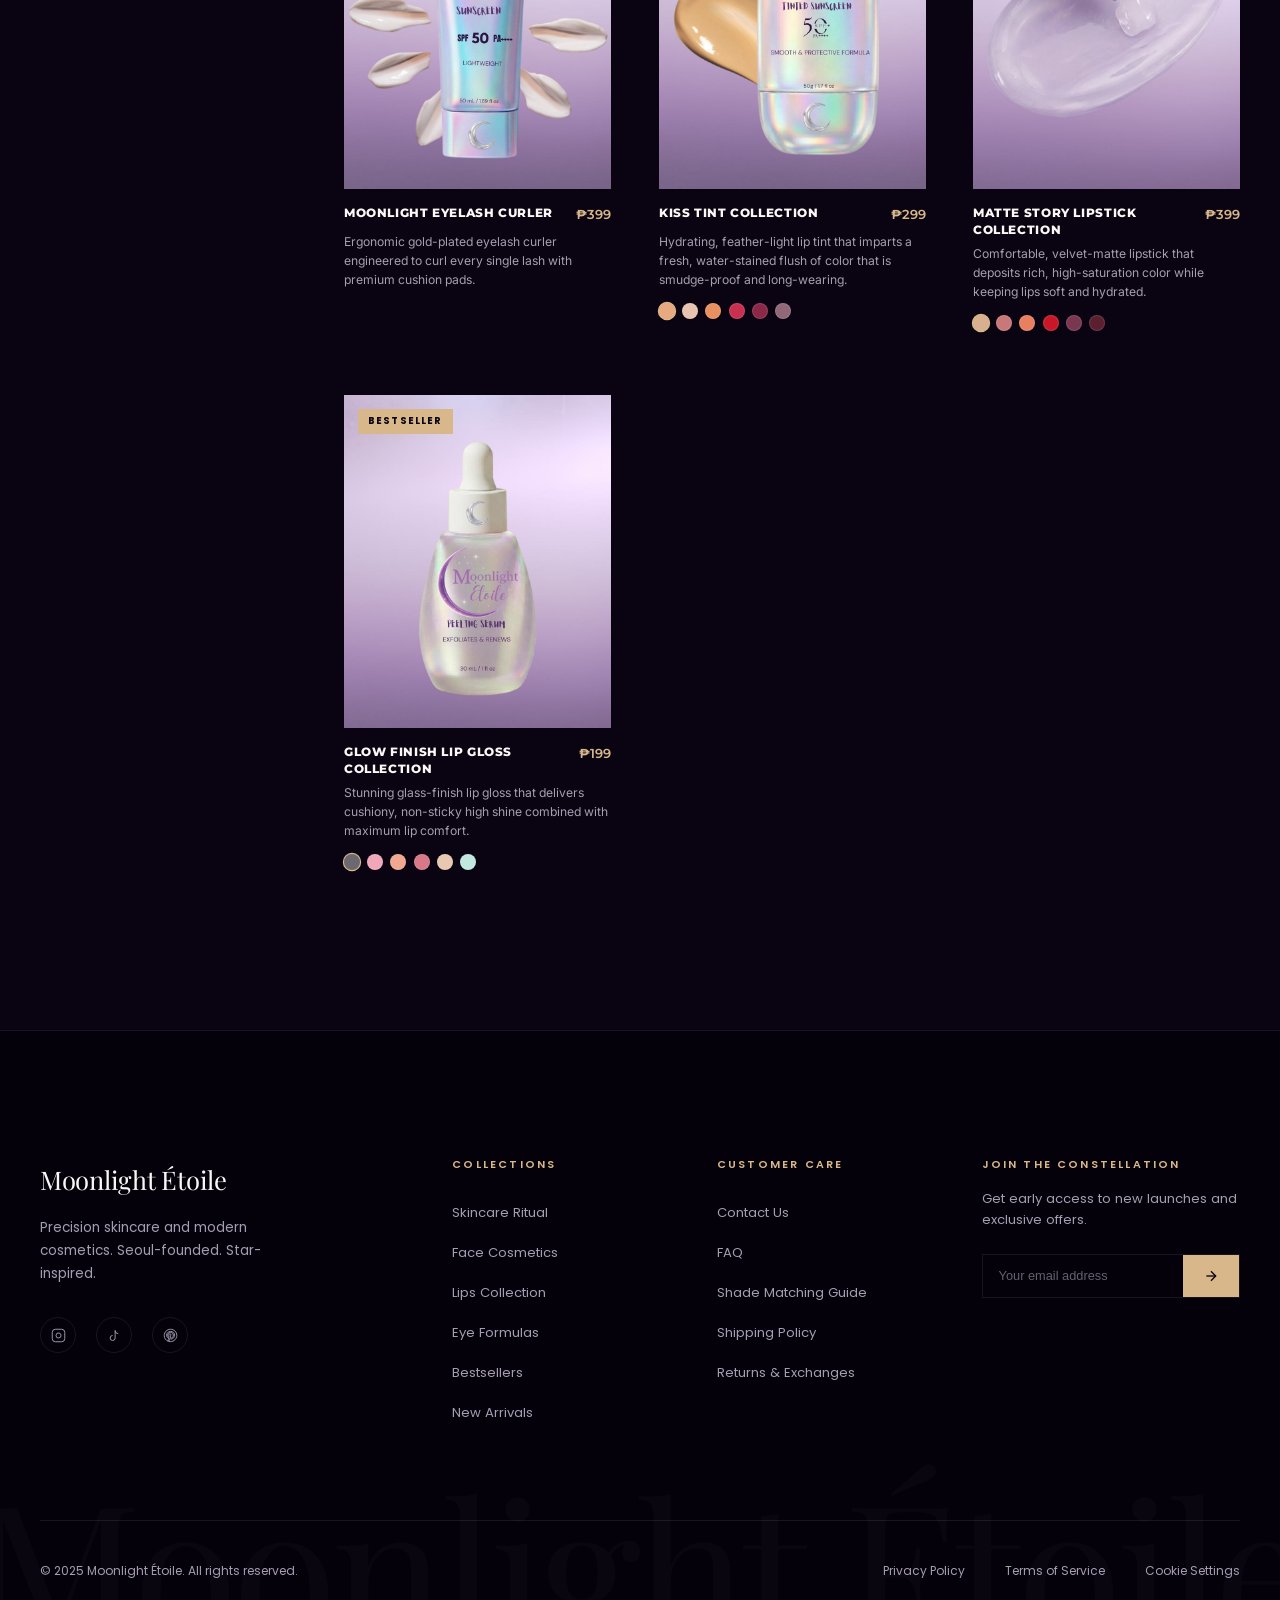
<file: products.html>
<!DOCTYPE html>
<html lang="en">
<head>
  <meta charset="UTF-8">
  <meta name="viewport" content="width=device-width, initial-scale=1.0">
  <meta name="description" content="Shop Moonlight Étoile's full collection. Luxury skincare and cosmetics crafted to illuminate your natural beauty. Explore our complete catalog.">
  <title>The Collection — Moonlight Étoile</title>
  <link rel="icon" type="image/jpeg" href="images/favicon.jpg">
  <link rel="preconnect" href="https://fonts.googleapis.com">
  <link rel="preconnect" href="https://fonts.gstatic.com" crossorigin>
  <link href="https://fonts.googleapis.com/css2?family=Montserrat:wght@400;500;600;700;800;900&family=Inter:wght@300;400;500&display=swap" rel="stylesheet">
  <link rel="stylesheet" href="style.css">
  <link rel="stylesheet" href="products.css">
</head>
<body>

  <!-- ── Navbar ──────────────────────────────────────────────── -->
  <nav class="navbar" role="navigation" aria-label="Main navigation">
    <div class="container navbar__inner">
      <a href="index.html" class="navbar__logo">Moonlight Étoile</a>

      

      <ul class="navbar__links" role="list">
        <li><a href="index.html">Home</a></li>
        <li><a href="products.html" class="active">Shop</a></li>
        <li><a href="about.html">About</a></li>
        <li><a href="contact.html">Contact</a></li>
      </ul>

      <div class="navbar__actions">
        <span style="font-size: 0.65rem; font-weight: 600; letter-spacing: 0.25em; text-transform: uppercase; color: var(--color-text-muted); margin-right: 1.5rem; display: inline-block;">Official Store</span>
        <a href="products.html" aria-label="View Wishlist">
          <svg viewBox="0 0 24 24" fill="none" stroke="currentColor">
            <path d="M20.84 4.61a5.5 5.5 0 0 0-7.78 0L12 5.67l-1.06-1.06a5.5 5.5 0 0 0-7.78 7.78l1.06 1.06L12 21.23l7.78-7.78 1.06-1.06a5.5 5.5 0 0 0 0-7.78z"/>
          </svg>
        </a>
        <a href="cart.html" class="cart-icon" aria-label="View Cart">
          <svg viewBox="0 0 24 24" fill="none" stroke="currentColor">
            <path d="M6 2 3 6v14a2 2 0 0 0 2 2h14a2 2 0 0 0 2-2V6l-3-4z"/>
            <line x1="3" y1="6" x2="21" y2="6"/>
            <path d="M16 10a4 4 0 0 1-8 0"/>
          </svg>
          <span class="cart-badge" style="display: none;">0</span>
        </a>
        <button class="hamburger" id="hamburger-btn" aria-label="Open menu" aria-expanded="false" aria-controls="mobile-nav">
          <span class="hamburger__line"></span>
          <span class="hamburger__line"></span>
          <span class="hamburger__line"></span>
        </button>
      </div>
    </div>
  </nav>

  <nav class="mobile-nav" id="mobile-nav" aria-label="Mobile navigation">
    <a href="index.html">Home</a>
    <a href="products.html">Shop All</a>
    <a href="about.html">About Brand</a>
    <a href="contact.html">Contact Us</a>
    <a href="cart.html">View Cart</a>
    <div class="mobile-nav__footer">
      <a href="#">Instagram</a>
      <a href="#">TikTok</a>
      <a href="#">Pinterest</a>
    </div>
  </nav>

  <main>
    <!-- ── Collection Header ──────────────────────────────── -->
    <header class="collection-header">
      <div class="container">
        <p class="collection-header__eyebrow" data-reveal>Moonlight Formulations</p>
        <h1 class="collection-header__title" data-reveal data-reveal-delay="1">The Collection</h1>
        <p class="collection-header__sub" data-reveal data-reveal-delay="2">Precision-crafted skincare and cosmetics for skin that glows beyond the stars.</p>
      </div>
    </header>

    <!-- ── Category Navigation Bar ────────────────────────── -->
    <nav class="category-nav" aria-label="Product categories">
      <div class="container">
        <ul class="category-nav__list" role="list" id="category-tabs">
          <li><button class="category-tab active" data-filter="all">All</button></li>
          <li><button class="category-tab" data-filter="skincare">Skincare</button></li>
          <li><button class="category-tab" data-filter="face">Face</button></li>
          <li><button class="category-tab" data-filter="lips">Lips</button></li>
          <li><button class="category-tab" data-filter="eyes">Eyes</button></li>
          <li><button class="category-tab" data-filter="tools">Tools</button></li>
          <li><button class="category-tab" data-filter="bestsellers">Bestsellers</button></li>
          <li><button class="category-tab" data-filter="new">New</button></li>
        </ul>

        
      </div>
    </nav>

    <!-- ── Editorial Product Grid ──────────────────────────── -->
    <section class="collection-section" aria-label="Product Collection">
      <div class="container">
        <div class="collection-layout">
          <!-- Sidebar search and meta directory -->
          <aside class="collection-sidebar" data-reveal>
            <div class="sidebar-search-block">
              <h3 class="sidebar-title">Search</h3>
              <div class="catalog-search-wrap">
                <svg viewBox="0 0 24 24" fill="none" stroke="currentColor" stroke-width="1.5" aria-hidden="true">
                  <circle cx="11" cy="11" r="8"/><line x1="21" y1="21" x2="16.65" y2="16.65"/>
                </svg>
                <input type="search" id="catalog-search" class="catalog-search-input" placeholder="Search..." oninput="filterCatalog()" aria-label="Search the collection">
              </div>
            </div>
            
            <div class="sidebar-info-block">
              <h3 class="sidebar-title">Active Filters</h3>
              <p class="sidebar-info-text" style="color: var(--color-text-muted); font-size: 0.75rem; margin-bottom: 0.5rem; letter-spacing: 0.05em; text-transform: uppercase;">Total Products</p>
              <span class="category-count" id="active-count">37 products</span>
            </div>
          </aside>

          <!-- Product Grid -->
          <div class="collection-grid" id="catalog-grid-renderer" role="list">
            <!-- Dynamically rendered via JS -->
          </div>
        </div>

        <!-- Empty State -->
        <div class="collection-empty" id="collection-empty" style="display: none;" aria-live="polite">
          <div class="collection-empty__inner">
            <svg viewBox="0 0 24 24" fill="none" stroke="currentColor" stroke-width="1" aria-hidden="true">
              <circle cx="12" cy="12" r="10"/><path d="M8 15s1.5-2 4-2 4 2 4 2"/><line x1="9" y1="9" x2="9.01" y2="9"/><line x1="15" y1="9" x2="15.01" y2="9"/>
            </svg>
            <h3>No products found</h3>
            <p>Try a different category or refine your search.</p>
            <button class="btn btn--outline" onclick="resetCollection()">Clear Search</button>
          </div>
        </div>
      </div>
    </section>
  </main>

  <!-- ── Luxury Editorial Footer ─────────────────────────────── -->
  <footer class="site-footer" role="contentinfo">
    <!-- Oversized watermark -->
    <div class="footer-watermark" aria-hidden="true">Moonlight Étoile</div>

    <div class="container">
      <div class="footer-top">
        <!-- Brand column -->
        <div class="footer-brand">
          <p class="footer-brand__name">Moonlight Étoile</p>
          <p class="footer-brand__desc">Precision skincare and modern cosmetics. Seoul-founded. Star-inspired.</p>
          <div class="footer-socials">
            <a href="#" aria-label="Instagram">
              <svg viewBox="0 0 24 24" fill="none" stroke="currentColor" stroke-width="1.5">
                <rect x="2" y="2" width="20" height="20" rx="5" ry="5"/><path d="M16 11.37A4 4 0 1 1 12.63 8 4 4 0 0 1 16 11.37z"/><line x1="17.5" y1="6.5" x2="17.51" y2="6.5"/>
              </svg>
            </a>
            <a href="#" aria-label="TikTok">
              <svg viewBox="0 0 24 24" fill="none" stroke="currentColor" stroke-width="1.5">
                <path d="M9 12a4 4 0 1 0 4 4V4a5 5 0 0 0 5 5"/>
              </svg>
            </a>
            <a href="#" aria-label="Pinterest">
              <svg viewBox="0 0 24 24" fill="none" stroke="currentColor" stroke-width="1.5">
                <path d="M12 2C6.48 2 2 6.48 2 12c0 4.24 2.65 7.86 6.39 9.29-.09-.78-.17-1.98.04-2.83.18-.74 1.22-5.18 1.22-5.18s-.31-.63-.31-1.56c0-1.46.85-2.55 1.9-2.55.9 0 1.33.67 1.33 1.48 0 .9-.57 2.25-.87 3.5-.25 1.04.52 1.89 1.54 1.89 1.85 0 3.28-1.95 3.28-4.77 0-2.49-1.79-4.24-4.34-4.24-2.96 0-4.69 2.22-4.69 4.51 0 .89.34 1.85.77 2.37.08.1.1.19.07.29-.08.32-.25 1.04-.28 1.19-.04.19-.14.23-.32.14-1.25-.58-2.03-2.42-2.03-3.89 0-3.15 2.29-6.05 6.6-6.05 3.47 0 6.16 2.47 6.16 5.77 0 3.44-2.17 6.21-5.18 6.21-1.01 0-1.96-.53-2.29-1.14l-.62 2.33c-.22.86-.83 1.94-1.24 2.59.93.29 1.93.44 2.95.44 5.52 0 10-4.48 10-10S17.52 2 12 2z"/>
              </svg>
            </a>
          </div>
        </div>

        <!-- Collections -->
        <div class="footer-col">
          <h4>Collections</h4>
          <ul role="list">
            <li><a href="products.html?filter=skincare">Skincare Ritual</a></li>
            <li><a href="products.html?filter=face">Face Cosmetics</a></li>
            <li><a href="products.html?filter=lips">Lips Collection</a></li>
            <li><a href="products.html?filter=eyes">Eye Formulas</a></li>
            <li><a href="products.html?filter=bestsellers">Bestsellers</a></li>
            <li><a href="products.html?filter=new">New Arrivals</a></li>
          </ul>
        </div>

        <!-- Support -->
        <div class="footer-col">
          <h4>Customer Care</h4>
          <ul role="list">
            <li><a href="contact.html">Contact Us</a></li>
            <li><a href="contact.html#faq">FAQ</a></li>
            <li><a href="#">Shade Matching Guide</a></li>
            <li><a href="#">Shipping Policy</a></li>
            <li><a href="#">Returns & Exchanges</a></li>
          </ul>
        </div>

        <!-- Newsletter -->
        <div class="footer-newsletter">
          <h4>Join the Constellation</h4>
          <p>Get early access to new launches and exclusive offers.</p>
          <form class="footer-newsletter__form" onsubmit="handleNewsletterSubmit(event)">
            <input type="email" placeholder="Your email address" class="footer-newsletter__input" aria-label="Email for newsletter" required>
            <button type="submit" class="footer-newsletter__btn" aria-label="Subscribe">
              <svg viewBox="0 0 24 24" fill="none" stroke="currentColor" stroke-width="2">
                <line x1="5" y1="12" x2="19" y2="12"/><polyline points="12 5 19 12 12 19"/>
              </svg>
            </button>
          </form>
        </div>
      </div>

      <div class="footer-bottom">
        <p>&copy; 2025 Moonlight Étoile. All rights reserved.</p>
        <div class="footer-bottom__links">
          <a href="#">Privacy Policy</a>
          <a href="#">Terms of Service</a>
          <a href="#">Cookie Settings</a>
        </div>
      </div>
    </div>
  </footer>

  <script src="script.js"></script>
  <script>
    /* ── Collection Page Controller ──────────────────────── */
    let activeFilter = 'all';
    let searchQuery = '';

    // Read URL params on load
    (function initFromURL() {
      const params = new URLSearchParams(window.location.search);
      if (params.get('filter')) {
        activeFilter = params.get('filter');
        document.querySelectorAll('.category-tab').forEach(tab => {
          tab.classList.toggle('active', tab.dataset.filter === activeFilter);
        });
      }
    })();

    // Shade color map
    const shadeColors = {
      'Fair Light': '#F5E6D3', 'Neutral Beige': '#E8C9A0', 'Warm Sand': '#D4A574',
      'Golden Honey': '#C4883E', 'Rich Tan': '#A06030', 'Deep Mocha': '#6B3A1F',
      'Fair Ivory': '#FBF0E0', 'Soft Beige': '#E8D5B7', 'Warm Ochre': '#C9923C',
      'Rich Almond': '#9B6240', 'Deep Cocoa': '#5C2E0E', 'Light Glow': '#F2E4D0',
      'Medium Dew': '#D4A878', 'Deep Bronze': '#8B5E3C', 'Light Ivory': '#FBF2E8',
      'Natural Beige': '#E3C89A', 'Honey Gold': '#C8943E', 'Fair': '#F5E8D8',
      'Light': '#E8CFA8', 'Medium': '#C9A070', 'Tan': '#A07040', 'Deep': '#6B3820',
      'Light Sculpt': '#C8A882', 'Medium Sculpt': '#A07850', 'Deep Sculpt': '#6B4828',
      'Rosewood': '#C97080', 'Bare Peach': '#E8A890', 'Berry Dew': '#9B5870', 'Soft Mauve': '#C89098',
      'Starry Black': '#1A1A2E', 'Deep Espresso': '#3D2314', 'Champagne Glow': '#D8C080',
      'Soft Taupe': '#B8A090', 'Ash Brown': '#7A5848', 'Dark Charcoal': '#2E2018',
      'Peach': '#E8A880', 'Bare Bloom': '#E8C4B0', 'Sunrise': '#E89060', 'Fresh Cherry': '#C83050',
      'Berry Begin': '#8B2848', 'Mauve Step': '#906878', 'Foundation Nude': '#D8B090',
      'Daily Rose': '#C87878', 'Soft Coral': '#E88060', 'Signature Red': '#C81828',
      'Deep Mauve': '#7A3850', 'First Wine': '#5A2030', 'Clear Start': 'rgba(255,255,255,0.4)',
      'Soft Pink Glow': '#F0A8B8', 'Peach Finish': '#F0A890', 'Rose Shine': '#D87888',
      'Bare Glow': '#E8C8B0', 'Fresh Dew': '#C0E8E0', 'Light Sculpt ': '#C8A882',
      'Warm Sand ': '#D4A574', 'Warm Honey': '#C89040', 'Light Ivory ': '#FBF2E8'
    };

    function getShadeColor(shadeName) {
      return shadeColors[shadeName] || '#D8B88A';
    }

    function filterCatalog() {
      searchQuery = document.getElementById('catalog-search').value.toLowerCase().trim();
      renderCollection();
    }

    function setFilter(filter) {
      activeFilter = filter;
      document.querySelectorAll('.category-tab').forEach(tab => {
        tab.classList.toggle('active', tab.dataset.filter === filter);
      });
      renderCollection();
    }

    function resetCollection() {
      activeFilter = 'all';
      searchQuery = '';
      document.getElementById('catalog-search').value = '';
      document.querySelectorAll('.category-tab').forEach(tab => {
        tab.classList.toggle('active', tab.dataset.filter === 'all');
      });
      renderCollection();
    }

    function getFilteredProducts() {
      const products = window.MoonlightEtoile.products;
      return products.filter(p => {
        const matchesFilter = (() => {
          if (activeFilter === 'all') return true;
          if (activeFilter === 'skincare') return p.category === 'skincare';
          if (activeFilter === 'face') {
            const faceSubcats = ['primer', 'foundation', 'skin tint', 'cushion', 'concealer', 'contour', 'bronzer', 'blush', 'powder', 'setting spray'];
            return p.category === 'cosmetics' && faceSubcats.includes(p.subcategory);
          }
          if (activeFilter === 'lips') {
            return ['lip tint', 'lipstick', 'lip gloss'].includes(p.subcategory);
          }
          if (activeFilter === 'eyes') {
            return ['mascara', 'eyeshadow', 'eyeliner', 'brow'].includes(p.subcategory);
          }
          if (activeFilter === 'tools') {
            return p.subcategory === 'beauty tools';
          }
          if (activeFilter === 'bestsellers') {
            return p.tag === 'Bestseller';
          }
          if (activeFilter === 'new') {
            return p.tag === 'New';
          }
          return true;
        })();

        const matchesSearch = !searchQuery ||
          p.name.toLowerCase().includes(searchQuery) ||
          p.desc.toLowerCase().includes(searchQuery) ||
          p.subcategory.toLowerCase().includes(searchQuery);

        return matchesFilter && matchesSearch;
      });
    }

    function renderCollection() {
      const grid = document.getElementById('catalog-grid-renderer');
      const empty = document.getElementById('collection-empty');
      const countEl = document.getElementById('active-count');
      const filtered = getFilteredProducts();

      countEl.textContent = `${filtered.length} product${filtered.length !== 1 ? 's' : ''}`;

      if (filtered.length === 0) {
        grid.style.display = 'none';
        empty.style.display = 'flex';
        return;
      }

      grid.style.display = 'grid';
      empty.style.display = 'none';

      const wishlist = window.MoonlightEtoile.getWishlist();

      grid.innerHTML = filtered.map((p, i) => {
        const isWishlisted = wishlist.includes(p.id);
        const tagBadge = p.tag ? `<span class="pcard__tag pcard__tag--${p.tag.toLowerCase().replace(/\s+/g, '-').replace(/[^a-z0-9-]/g, '')}">${p.tag}</span>` : '';

        const shadesHtml = p.shades ? `
          <div class="pcard__shades" aria-label="Available shades">
            ${p.shades.slice(0, 6).map((s, si) => `
              <button class="pcard__swatch ${si === 0 ? 'active' : ''}"
                style="background-color: ${getShadeColor(s)}"
                data-shade="${s}"
                data-product-id="${p.id}"
                title="${s}"
                aria-label="${s}">
              </button>
            `).join('')}
            ${p.shades.length > 6 ? `<span class="pcard__shades-more">+${p.shades.length - 6}</span>` : ''}
          </div>
        ` : '';

        return `
          <article class="pcard" role="listitem" style="--stagger: ${i}" data-reveal>
            <div class="pcard__image-wrap">
              ${tagBadge}

              <!-- Wishlist -->
              <button class="pcard__wishlist ${isWishlisted ? 'active' : ''}"
                data-wishlist
                data-id="${p.id}"
                aria-label="${isWishlisted ? 'Remove from wishlist' : 'Add to wishlist'}"
                onclick="event.stopPropagation(); window.MoonlightEtoile.toggleWishlist('${p.id}')">
                <svg viewBox="0 0 24 24" fill="${isWishlisted ? 'var(--color-rose)' : 'none'}" stroke="${isWishlisted ? 'var(--color-rose)' : 'currentColor'}" stroke-width="1.5">
                  <path d="M20.84 4.61a5.5 5.5 0 0 0-7.78 0L12 5.67l-1.06-1.06a5.5 5.5 0 0 0-7.78 7.78l1.06 1.06L12 21.23l7.78-7.78 1.06-1.06a5.5 5.5 0 0 0 0-7.78z"/>
                </svg>
              </button>

              <!-- Images -->
              <a href="detail.html?id=${p.id}" class="pcard__image-link" aria-label="View ${p.name}">
                <img class="pcard__img pcard__img--primary"
                  src="${p.image}"
                  alt="${p.name}"
                  loading="${i < 8 ? 'eager' : 'lazy'}"
                  width="480" height="600">
                <img class="pcard__img pcard__img--hover"
                  src="${p.hoverImage}"
                  alt="${p.name} in use"
                  loading="lazy"
                  width="480" height="600"
                  aria-hidden="true">
              </a>

              <!-- Quick Add -->
              <button class="pcard__quick-add"
                aria-label="Quick add ${p.name} to cart"
                onclick="handleQuickAdd(event, '${p.id}')">
                <svg viewBox="0 0 24 24" fill="none" stroke="currentColor" stroke-width="1.5">
                  <path d="M6 2 3 6v14a2 2 0 0 0 2 2h14a2 2 0 0 0 2-2V6l-3-4z"/>
                  <line x1="3" y1="6" x2="21" y2="6"/>
                  <path d="M16 10a4 4 0 0 1-8 0"/>
                </svg>
              </button>
            </div>

            <!-- Card Info -->
            <div class="pcard__info">
              <div class="pcard__info-row">
                <a href="detail.html?id=${p.id}" class="pcard__name">${p.name.toUpperCase()}</a>
                <span class="pcard__price">&#8369;${p.price.toLocaleString()}</span>
              </div>
              <p class="pcard__desc">${p.desc.split('.')[0]}.</p>
              ${shadesHtml}
            </div>
          </article>
        `;
      }).join('');

      // Attach swatch hover events
      grid.querySelectorAll('.pcard__swatch').forEach(swatch => {
        swatch.addEventListener('mouseenter', handleSwatchHover);
        swatch.addEventListener('mouseleave', handleSwatchLeave);
        swatch.addEventListener('click', e => {
          e.stopPropagation();
          const card = swatch.closest('.pcard');
          card.querySelectorAll('.pcard__swatch').forEach(s => s.classList.remove('active'));
          swatch.classList.add('active');
        });
      });

      // Re-init reveal observer
      initReveal();
    }

    function handleSwatchHover(e) {
      const swatch = e.currentTarget;
      const card = swatch.closest('.pcard');
      const shadeName = swatch.dataset.shade;
      if (!card) return;
      // Show shade name tooltip
      let tooltip = card.querySelector('.pcard__shade-tooltip');
      if (!tooltip) {
        tooltip = document.createElement('span');
        tooltip.className = 'pcard__shade-tooltip';
        card.querySelector('.pcard__info').appendChild(tooltip);
      }
      tooltip.textContent = shadeName;
      tooltip.classList.add('visible');
    }

    function handleSwatchLeave(e) {
      const card = e.currentTarget.closest('.pcard');
      if (!card) return;
      const tooltip = card.querySelector('.pcard__shade-tooltip');
      if (tooltip) tooltip.classList.remove('visible');
    }

    function handleQuickAdd(event, productId) {
      event.stopPropagation();
      const product = window.MoonlightEtoile.products.find(p => p.id === productId);
      if (!product) return;
      if (product.shades && product.shades.length) {
        window.MoonlightEtoile.openQuickView(productId);
      } else {
        window.MoonlightEtoile.addToCart(productId);
      }
    }

    // Category tab event delegation
    document.getElementById('category-tabs').addEventListener('click', e => {
      const tab = e.target.closest('.category-tab');
      if (tab) setFilter(tab.dataset.filter);
    });

    // Newsletter
    function handleNewsletterSubmit(e) {
      e.preventDefault();
      window.MoonlightEtoile.showToast('You have joined the constellation.');
      e.target.reset();
    }

    // Stagger reveal observer
    function initReveal() {
      const els = document.querySelectorAll('[data-reveal]:not(.revealed)');
      if (!els.length) return;
      const observer = new IntersectionObserver(entries => {
        entries.forEach(entry => {
          if (entry.isIntersecting) {
            const delay = entry.target.dataset.revealDelay || entry.target.style.getPropertyValue('--stagger') || 0;
            entry.target.style.transitionDelay = `${Math.min(Number(delay) * 60, 480)}ms`;
            entry.target.classList.add('revealed');
            observer.unobserve(entry.target);
          }
        });
      }, { threshold: 0.05, rootMargin: '0px 0px -30px 0px' });
      els.forEach(el => observer.observe(el));
    }

    // Init
    renderCollection();
    initReveal();
  </script>
</body>
</html>
</file>
<file: style.css>
/* ============================================================
   Moonlight Étoile — Cosmic Starry Theme & Brand Core CSS
   ============================================================ */

@import url('https://fonts.googleapis.com/css2?family=Cormorant+Garamond:ital,wght@0,300;0,400;0,500;1,300;1,400&family=Playfair+Display:ital,wght@0,400;0,500;0,600;1,400;1,500&family=Poppins:wght@300;400;500;600&family=Outfit:wght@300;400;500;600&display=swap');

/* ── Global Custom Tokens (Cosmic Dark Starry Theme) ───────── */
:root {
  /* Cosmic Twilight & Stardust Colorway */
  --color-cosmic-bg: #0A0412;         /* Deepest obsidian space black */
  --color-glass-surface: rgba(22, 12, 38, 0.65); /* Obsidian glass fill */
  --color-accent-violet: #8A4FFF;      /* Glowing neon starlight violet */
  --color-accent-gold: #D8B88A;        /* Premium starlight gold */
  --color-text-light: #FAF8F4;         /* Soft ivory text */
  --color-text-muted: #A59DB0;         /* Muted stardust lavender-gray */
  --color-rose: #D9C2C7;               /* Twilight Rose */
  --color-white: #FFFFFF;              /* Clean base for product packshots */
  
  /* System Bindings */
  --color-bg: var(--color-cosmic-bg);
  --color-text: var(--color-text-light);
  --color-border: rgba(138, 79, 255, 0.15); /* Glowing violet thin border */
  --color-border-light: rgba(250, 248, 244, 0.08);

  /* Gradients */
  --grad-neon-purple: linear-gradient(135deg, #7A22FF 0%, #B822FF 100%); /* First image pill button glow */
  --grad-aurora: linear-gradient(to right, #8A4FFF, #D8B88A);

  /* Premium Typography Stack */
  --font-display: 'Playfair Display', Georgia, serif;
  --font-editorial: 'Cormorant Garamond', Georgia, serif;
  --font-body: 'Poppins', 'Outfit', system-ui, sans-serif;

  /* Spacing & Radii */
  --radius-none: 0px;
  --radius-xs: 2px;
  --radius-sm: 4px;
  --radius-md: 10px;
  --radius-lg: 20px;
  --radius-full: 9999px;

  /* Shadows & material elevation shadows */
  --shadow-glow-sm: 0 4px 16px rgba(138, 79, 255, 0.12);
  --shadow-glow-lg: 0 16px 48px rgba(138, 79, 255, 0.25);
  --shadow-inset-glass: inset 0 1px 0 rgba(255, 255, 255, 0.1);

  /* Easing */
  --ease-out-luxe: cubic-bezier(0.16, 1, 0.3, 1);
  --ease-spring: cubic-bezier(0.34, 1.56, 0.64, 1);

  /* Constants */
  --navbar-h: 80px;
  --max-width: 1400px;
}

/* ── Reset & Cosmic Base ───────────────────────────────────── */
*, *::before, *::after {
  box-sizing: border-box;
  margin: 0;
  padding: 0;
}

html {
  scroll-behavior: smooth;
  -webkit-text-size-adjust: 100%;
  text-rendering: optimizeLegibility;
}

body {
  background-color: var(--color-bg);
  background-image: url('images/mainBackground.jpg');
  background-repeat: repeat;
  background-size: 1920px auto;
  background-attachment: fixed;
  color: var(--color-text);
  font-family: var(--font-body);
  font-size: 15px;
  line-height: 1.6;
  -webkit-font-smoothing: antialiased;
  overflow-x: hidden;
}

body.modal-open {
  overflow: hidden;
}

img {
  display: block;
  max-width: 100%;
  height: auto;
}

a {
  color: inherit;
  text-decoration: none;
  transition: color 0.25s var(--ease-out-luxe);
}

button {
  font-family: inherit;
  border: none;
  background: none;
  cursor: pointer;
  outline: none;
}

.container {
  width: 100%;
  max-width: var(--max-width);
  margin: 0 auto;
  padding: 0 2.5rem;
}

/* ── Glassmorphism Panel Utility ───────────────────────────── */
.glass-panel {
  background-color: var(--color-glass-surface);
  backdrop-filter: blur(16px);
  -webkit-backdrop-filter: blur(16px);
  border: 1px solid var(--color-border-light);
  box-shadow: var(--shadow-glow-sm), var(--shadow-inset-glass);
}

/* ── Typography ────────────────────────────────────────────── */
.t-label {
  font-size: 0.72rem;
  font-weight: 500;
  text-transform: uppercase;
  letter-spacing: 0.25em;
  color: var(--color-accent-gold);
  display: inline-block;
  margin-bottom: 0.75rem;
}

h1, h2, h3, h4 {
  font-family: var(--font-display);
  font-weight: 400;
  line-height: 1.15;
  letter-spacing: -0.01em;
}

.italic-serif {
  font-family: var(--font-editorial);
  font-style: italic;
  font-weight: 300;
}

/* Section Spacings */
.section {
  padding: 8rem 0;
}

.section-title-block {
  margin-bottom: 4rem;
  max-width: 600px;
}

.section-title-block h2 {
  font-size: 3.2rem;
  margin-top: 0.5rem;
}

/* ── Premium Buttons ───────────────────────────────────────── */
.btn {
  display: inline-flex;
  align-items: center;
  justify-content: center;
  gap: 0.75rem;
  padding: 1.1rem 2.5rem;
  font-size: 0.75rem;
  font-weight: 600;
  text-transform: uppercase;
  letter-spacing: 0.2em;
  border-radius: var(--radius-full); /* Pillow style standard for cosmic beauty */
  transition: all 0.35s var(--ease-out-luxe);
  position: relative;
  overflow: hidden;
  will-change: transform;
}

.btn:active {
  transform: scale(0.97) !important;
}

.btn--primary {
  background: var(--grad-neon-purple); /* Glowing purple gradient matching first image */
  color: var(--color-text-light);
  border: none;
  box-shadow: var(--shadow-glow-sm), var(--shadow-inset-glass);
}

.btn--primary:hover {
  transform: translateY(-2px);
  box-shadow: var(--shadow-glow-lg);
  filter: brightness(1.1);
}

.btn--outline {
  background-color: transparent;
  color: var(--color-text-light);
  border: 1.5px solid rgba(250, 248, 244, 0.2);
}

.btn--outline:hover {
  border-color: var(--color-text-light);
  background-color: rgba(250, 248, 244, 0.05);
}

/* ── Sticky Translucent Navigation ─────────────────────────── */
.navbar {
  position: fixed;
  top: 0; left: 0; right: 0;
  height: var(--navbar-h);
  z-index: 1000;
  background-color: rgba(10, 4, 18, 0.75);
  backdrop-filter: blur(20px);
  -webkit-backdrop-filter: blur(20px);
  border-bottom: 1px solid var(--color-border-light);
  transition: all 0.4s var(--ease-out-luxe);
}

.navbar.scrolled {
  height: 70px;
  background-color: rgba(10, 4, 18, 0.92);
  border-bottom-color: rgba(138, 79, 255, 0.15);
}

.navbar__inner {
  display: flex;
  align-items: center;
  justify-content: space-between;
  height: 100%;
}

.navbar__logo {
  font-family: var(--font-display);
  font-size: 1.5rem;
  font-weight: 500;
  letter-spacing: 0.02em;
  color: var(--color-text-light);
  display: flex;
  align-items: center;
}

.navbar__links {
  display: flex;
  align-items: center;
  gap: 3.5rem;
  list-style: none;
}

.navbar__links a {
  font-size: 0.72rem;
  font-weight: 500;
  text-transform: uppercase;
  letter-spacing: 0.2em;
  color: var(--color-text-light);
  opacity: 0.8;
  position: relative;
  padding: 0.5rem 0;
}

.navbar__links a::after {
  content: '';
  position: absolute;
  bottom: 0; left: 0; width: 0; height: 1.5px;
  background-color: var(--color-accent-gold);
  transition: width 0.35s var(--ease-out-luxe);
}

.navbar__links a:hover,
.navbar__links a.active {
  opacity: 1;
}

.navbar__links a:hover::after,
.navbar__links a.active::after {
  width: 100%;
}

.navbar__actions {
  display: flex;
  align-items: center;
  gap: 1.75rem;
}

.navbar__actions a,
.navbar__actions button {
  color: var(--color-text-light);
  opacity: 0.9;
  transition: all 0.3s;
  display: flex;
  align-items: center;
  justify-content: center;
  position: relative;
}

.navbar__actions a:hover,
.navbar__actions button:hover {
  color: var(--color-accent-gold);
  transform: scale(1.05);
}

.navbar__actions svg {
  width: 20px;
  height: 20px;
  stroke-width: 1.5;
}

.cart-badge {
  position: absolute;
  top: -6px; right: -8px;
  background-color: var(--color-accent-gold);
  color: var(--color-cosmic-bg);
  font-size: 0.65rem;
  font-weight: 700;
  width: 16px; height: 16px;
  border-radius: var(--radius-full);
  display: flex;
  align-items: center;
  justify-content: center;
  border: 1px solid var(--color-cosmic-bg);
}

/* Hamburger Trigger */
.hamburger {
  display: none;
  flex-direction: column;
  gap: 5px;
  width: 20px;
}

.hamburger__line {
  width: 100%;
  height: 1.5px;
  background-color: var(--color-text-light);
  transition: all 0.3s var(--ease-out-luxe);
}

/* ── Mobile Nav Drawer ─────────────────────────────────────── */
.mobile-nav {
  position: fixed;
  top: var(--navbar-h);
  left: 0; right: 0; bottom: 0;
  background-color: rgba(10, 4, 18, 0.98);
  backdrop-filter: blur(20px);
  z-index: 999;
  display: flex;
  flex-direction: column;
  padding: 3rem 2.5rem;
  gap: 2rem;
  transform: translateY(-100%);
  opacity: 0;
  pointer-events: none;
  transition: all 0.4s var(--ease-out-luxe);
  border-bottom: 1px solid var(--color-border);
}

.mobile-nav.open {
  transform: translateY(0);
  opacity: 1;
  pointer-events: all;
}

.mobile-nav a {
  font-family: var(--font-display);
  font-size: 2rem;
  color: var(--color-text-light);
  border-bottom: 1px solid var(--color-border-light);
  padding-bottom: 1rem;
}

.mobile-nav__footer {
  margin-top: auto;
  display: flex;
  gap: 1.5rem;
  font-size: 0.8rem;
  letter-spacing: 0.1em;
  text-transform: uppercase;
  color: var(--color-accent-gold);
}

/* ── Page Banner Header ────────────────────────────────────── */
.page-hero {
  padding-top: calc(var(--navbar-h) + 5rem);
  padding-bottom: 5rem;
  text-align: center;
  border-bottom: 1px solid var(--color-border-light);
  background-color: rgba(10, 4, 18, 0.4);
}

.page-hero h1 {
  font-size: 4rem;
  margin-top: 1rem;
  color: var(--color-text-light);
}

.page-hero p {
  font-family: var(--font-editorial);
  font-size: 1.4rem;
  font-weight: 300;
  max-width: 600px;
  margin: 1.5rem auto 0;
  color: var(--color-text-muted);
}

/* ── Dynamic ISSY Cosmetics Product Card Grid UI Match ─────── */
.product-card {
  position: relative;
  background-color: transparent; /* Clean negative space framing */
  display: flex;
  flex-direction: column;
  transition: all 0.3s var(--ease-out-luxe);
}

.product-card__image-container {
  aspect-ratio: 3/4;
  overflow: hidden;
  position: relative;
  background-color: #F8F8F8; /* Clean white/light grey studio background */
  border: 1px solid transparent;
  transition: border-color 0.3s;
}

.product-card:hover .product-card__image-container {
  border-color: var(--color-border-light);
}

.product-card__img {
  width: 100%;
  height: 100%;
  object-fit: cover;
  background-color: #F8F8F8;
  transition: transform 0.6s var(--ease-out-luxe);
}

.product-card__img-hover {
  position: absolute;
  top: 0; left: 0; width: 100%; height: 100%;
  object-fit: cover;
  opacity: 0;
  transform: scale(1.02);
  transition: all 0.6s var(--ease-out-luxe);
}

.product-card:hover .product-card__img {
  transform: scale(1.03);
}

.product-card:hover .product-card__img-hover {
  opacity: 1;
  transform: scale(1);
}

.product-card__badge {
  position: absolute;
  top: 0.75rem; left: 0.75rem;
  background-color: #000000; /* Clean solid black sold-out/tag from ISSY */
  color: #FFFFFF;
  font-size: 0.65rem;
  font-weight: 600;
  padding: 0.3rem 0.6rem;
  text-transform: uppercase;
  letter-spacing: 0.05em;
  z-index: 10;
}

.product-card__wishlist {
  position: absolute;
  top: 0.75rem; right: 0.75rem;
  width: 32px; height: 32px;
  border-radius: var(--radius-full);
  display: flex;
  align-items: center;
  justify-content: center;
  color: #1B1B1B;
  opacity: 0.8;
  z-index: 10;
  transition: all 0.25s;
}

.product-card__wishlist svg {
  width: 18px;
  height: 18px;
  stroke: #1B1B1B;
  stroke-width: 1.5;
  fill: none;
  transition: all 0.25s;
}

.product-card__wishlist:hover {
  opacity: 1;
  transform: scale(1.1);
}

.product-card__wishlist.active svg {
  fill: #D9C2C7;
  stroke: #D9C2C7;
}

/* Quick Add Shopping Bag Icon Overlay (ISSY Match) */
.product-card__quick-add-btn {
  position: absolute;
  bottom: 0.75rem; right: 0.75rem;
  background-color: #FFFFFF;
  border: 1px solid #E9DDD1;
  width: 38px; height: 38px;
  border-radius: var(--radius-full);
  display: flex;
  align-items: center;
  justify-content: center;
  color: #1B1B1B;
  box-shadow: 0 4px 12px rgba(0,0,0,0.08);
  opacity: 0;
  transform: translateY(4px);
  transition: all 0.3s var(--ease-out-luxe);
  z-index: 15;
}

.product-card:hover .product-card__quick-add-btn {
  opacity: 1;
  transform: translateY(0);
}

.product-card__quick-add-btn:hover {
  background-color: #000000;
  color: #FFFFFF;
  border-color: #000000;
}

/* Card details (ISSY layout) */
.product-card__info {
  padding: 0.85rem 0 0; /* Clean, frameless padding */
  display: grid;
  grid-template-columns: 1fr auto;
  gap: 0.25rem 1.5rem;
  align-items: start;
}

.product-card__title {
  font-family: var(--font-body);
  font-size: 0.85rem;
  font-weight: 600;
  text-transform: uppercase; /* ISSY bold uppercase headers */
  letter-spacing: 0.04em;
  line-height: 1.3;
  color: var(--color-text-light);
  grid-column: 1;
}

.product-card__title a:hover {
  color: var(--color-accent-gold);
}

.product-card__price {
  font-family: var(--font-body);
  font-size: 0.85rem;
  font-weight: 400;
  color: var(--color-accent-gold);
  text-align: right;
  grid-column: 2;
  grid-row: 1;
}

.product-card__meta {
  font-size: 0.75rem;
  color: var(--color-text-muted); /* Light stardust sub-description */
  font-weight: 400;
  grid-column: 1 / span 2;
  grid-row: 2;
}

.product-card__rating {
  display: none; /* Hide standard ratings to stay clean like ISSY site */
}

/* ── Quick View Modal ────────────────────────────────────── */
.quickview {
  position: fixed;
  top: 0; left: 0; width: 100%; height: 100%;
  z-index: 2000;
  display: flex;
  align-items: center;
  justify-content: center;
  opacity: 0;
  pointer-events: none;
  transition: opacity 0.4s var(--ease-out-luxe);
}

.quickview.open {
  opacity: 1;
  pointer-events: all;
}

.quickview__backdrop {
  position: absolute;
  top: 0; left: 0; width: 100%; height: 100%;
  background-color: rgba(10, 4, 18, 0.6);
  backdrop-filter: blur(12px);
}

.quickview__content {
  position: relative;
  background-color: #120A1E;
  width: 90%;
  max-width: 960px;
  max-height: 90vh;
  overflow-y: auto;
  z-index: 10;
  box-shadow: var(--shadow-glow-lg);
  transform: scale(0.95) translateY(10px);
  transition: transform 0.4s var(--ease-spring);
  border: 1px solid var(--color-border);
}

.quickview.open .quickview__content {
  transform: scale(1) translateY(0);
}

.quickview__close {
  position: absolute;
  top: 1.5rem; right: 1.5rem;
  font-size: 2rem;
  color: var(--color-text-light);
  z-index: 15;
  width: 40px; height: 40px;
  display: flex;
  align-items: center;
  justify-content: center;
  border-radius: var(--radius-full);
  background-color: rgba(255, 255, 255, 0.05);
  transition: background-color 0.3s;
}

.quickview__close:hover {
  background-color: rgba(255, 255, 255, 0.15);
}

.quickview__grid {
  display: grid;
  grid-template-columns: 1.1fr 1fr;
  min-height: 550px;
}

.quickview__gallery {
  background-color: #F8F8F8;
  display: flex;
  align-items: center;
  justify-content: center;
}

.quickview__main-img {
  width: 100%;
  height: 100%;
  object-fit: cover;
  max-height: 600px;
}

.quickview__details {
  padding: 3.5rem;
  display: flex;
  flex-direction: column;
  justify-content: center;
}

.quickview__badge {
  margin-bottom: 0.5rem;
}

.quickview__title {
  font-size: 2.2rem;
  margin-bottom: 0.75rem;
}

.quickview__rating {
  display: flex;
  align-items: center;
  gap: 0.5rem;
  font-size: 0.8rem;
  margin-bottom: 1rem;
}

.quickview__rating .stars {
  color: var(--color-accent-gold);
}

.quickview__price {
  font-size: 1.4rem;
  font-weight: 500;
  margin-bottom: 1.5rem;
  color: var(--color-accent-gold);
}

.quickview__desc {
  font-size: 0.9rem;
  line-height: 1.7;
  color: var(--color-text-muted);
  margin-bottom: 2rem;
}

.quickview__option-label {
  font-size: 0.75rem;
  text-transform: uppercase;
  letter-spacing: 0.15em;
  font-weight: 600;
  margin-bottom: 0.75rem;
  color: var(--color-text-light);
}

.quickview__shade-selector {
  display: flex;
  gap: 0.75rem;
  margin-bottom: 0.5rem;
}

.shade-dot {
  width: 28px;
  height: 28px;
  border-radius: var(--radius-full);
  border: 1px solid rgba(255,255,255,0.2);
  position: relative;
  transition: all 0.3s;
}

.shade-dot::after {
  content: '';
  position: absolute;
  top: -4px; left: -4px; right: -4px; bottom: -4px;
  border: 1px solid transparent;
  border-radius: var(--radius-full);
  transition: all 0.3s;
}

.shade-dot.active::after {
  border-color: var(--color-accent-gold);
}

.selected-shade-name {
  font-size: 0.8rem;
  color: var(--color-accent-gold);
  font-weight: 500;
  margin-bottom: 2rem;
}

.quickview__actions {
  display: flex;
  align-items: center;
  gap: 1.5rem;
}

.quickview__more-link {
  font-size: 0.75rem;
  text-transform: uppercase;
  letter-spacing: 0.15em;
  border-bottom: 1.5px solid var(--color-accent-gold);
  font-weight: 500;
  padding-bottom: 2px;
}

.quickview__more-link:hover {
  border-color: var(--color-text-light);
}

/* ── Modern Premium Sonner Toasts ───────────────────────────── */
.toast-container {
  position: fixed;
  bottom: 2rem; right: 2rem;
  z-index: 3000;
  display: flex;
  flex-direction: column;
  gap: 0.75rem;
  pointer-events: none;
}

.toast {
  background-color: #120A1E;
  color: var(--color-text-light);
  padding: 1rem 1.75rem;
  font-size: 0.8rem;
  font-weight: 500;
  letter-spacing: 0.05em;
  display: flex;
  align-items: center;
  gap: 0.75rem;
  border-radius: var(--radius-full);
  box-shadow: var(--shadow-glow-sm);
  transform: translateY(1.5rem) scale(0.97);
  opacity: 0;
  transition: transform 0.4s var(--ease-spring), opacity 0.4s ease;
  pointer-events: all;
  border: 1px solid var(--color-border);
}

.toast.show {
  transform: translateY(0) scale(1);
  opacity: 1;
}

.toast__dot {
  width: 6px;
  height: 6px;
  background-color: var(--color-accent-gold);
  border-radius: var(--radius-full);
  box-shadow: 0 0 8px var(--color-accent-gold);
}

/* ── Form Inputs ───────────────────────────────────────────── */
.form-group {
  display: flex;
  flex-direction: column;
  gap: 0.5rem;
  margin-bottom: 2rem;
}

.form-group label {
  font-size: 0.7rem;
  font-weight: 600;
  text-transform: uppercase;
  letter-spacing: 0.15em;
  color: var(--color-text-muted);
}

.form-input {
  border: none;
  border-bottom: 1.5px solid rgba(250, 248, 244, 0.1);
  background-color: transparent;
  padding: 0.75rem 0;
  font-size: 0.95rem;
  color: var(--color-text-light);
  transition: border-color 0.3s;
}

.form-input:focus {
  border-color: var(--color-accent-gold);
  outline: none;
}

/* ── Immersive Footer ──────────────────────────────────────── */
.footer {
  background-color: rgba(10, 4, 18, 0.9);
  color: var(--color-text-light);
  padding: 6rem 0 3rem;
  border-top: 1px solid var(--color-border);
}

.footer__grid {
  display: grid;
  grid-template-columns: 1.5fr 1fr 1fr 1.2fr;
  gap: 4rem;
  margin-bottom: 5rem;
}

.footer__brand-col h3 {
  font-size: 2.2rem;
  margin-bottom: 1rem;
}

.footer__brand-col p {
  color: var(--color-text-muted);
  font-size: 0.9rem;
  max-width: 250px;
}

.footer__col h4 {
  font-family: var(--font-body);
  font-size: 0.75rem;
  font-weight: 600;
  text-transform: uppercase;
  letter-spacing: 0.15em;
  margin-bottom: 1.5rem;
  color: var(--color-accent-gold);
}

.footer__col ul {
  display: flex;
  flex-direction: column;
  gap: 1rem;
  list-style: none;
}

.footer__col a {
  color: var(--color-text-muted);
  font-size: 0.82rem;
}

.footer__col a:hover {
  color: var(--color-text-light);
  padding-left: 3px;
}

.footer__newsletter p {
  color: var(--color-text-muted);
  font-size: 0.85rem;
  margin-bottom: 1.5rem;
}

.footer__newsletter-form {
  display: flex;
}

.footer__newsletter-input {
  flex-grow: 1;
  background-color: rgba(255, 255, 255, 0.03);
  border: 1px solid rgba(255, 255, 255, 0.08);
  color: var(--color-text-light);
  padding: 0.8rem 1.2rem;
  font-size: 0.85rem;
}

.footer__newsletter-input:focus {
  border-color: var(--color-accent-violet);
  outline: none;
}

.footer__newsletter-btn {
  background-color: var(--color-accent-gold);
  color: var(--color-cosmic-bg);
  padding: 0 1.5rem;
  font-weight: 600;
  font-size: 0.8rem;
  text-transform: uppercase;
}

.footer__bottom {
  border-top: 1px solid var(--color-border-light);
  padding-top: 2rem;
  display: flex;
  justify-content: space-between;
  align-items: center;
  font-size: 0.78rem;
  color: var(--color-text-muted);
}

.footer__bottom-links {
  display: flex;
  gap: 2rem;
}

/* ── Scroll Reveals ────────────────────────────────────────── */
[data-reveal] {
  opacity: 0;
  transform: translateY(24px);
  transition: transform 0.8s var(--ease-out-luxe), opacity 0.8s ease;
  will-change: transform, opacity;
}

[data-reveal].revealed {
  opacity: 1;
  transform: translateY(0);
}

[data-reveal-delay="1"] { transition-delay: 0.1s; }
[data-reveal-delay="2"] { transition-delay: 0.2s; }
[data-reveal-delay="3"] { transition-delay: 0.3s; }
[data-reveal-delay="4"] { transition-delay: 0.4s; }

/* ── Micro-Interactions ────────────────────────────────────── */
.cart-icon.shake {
  animation: cart-shake 0.5s var(--ease-spring);
}

@keyframes cart-shake {
  0% { transform: scale(1); }
  25% { transform: scale(1.15) rotate(-10deg); }
  50% { transform: scale(1.15) rotate(10deg); }
  75% { transform: scale(1.15) rotate(-5deg); }
  100% { transform: scale(1); }
}

/* Responsive Overrides */
@media (max-width: 1024px) {
  .navbar__links {
    display: none;
  }
  .hamburger {
    display: flex;
  }
  .footer__grid {
    grid-template-columns: 1fr 1fr;
    gap: 3rem;
  }
}

@media (max-width: 768px) {
  :root {
    --navbar-h: 70px;
  }
  .page-hero h1 {
    font-size: 2.8rem;
  }
  .section {
    padding: 5rem 0;
  }
  .footer__grid {
    grid-template-columns: 1fr;
    gap: 2.5rem;
  }
  .footer__bottom {
    flex-direction: column;
    gap: 1.5rem;
    text-align: center;
  }
  .quickview__grid {
    grid-template-columns: 1fr;
  }
}
</file>
<file: cart.css>
/* ============================================================
   Moonlight Étoile — E-Commerce Cart Stylesheet
   ============================================================ */

.cart-layout {
  display: grid;
  grid-template-columns: 1.2fr 1fr;
  gap: 5rem;
  align-items: start;
  margin-bottom: 8rem;
}

/* ── Cart Items List Panel ─────────────────────────────────── */
.cart-items-panel {
  display: flex;
  flex-direction: column;
}

.cart-header-row {
  display: grid;
  grid-template-columns: 2fr 1fr 1fr 1fr;
  padding-bottom: 1rem;
  border-bottom: 1.5px solid var(--color-border);
  font-size: 0.72rem;
  font-weight: 600;
  text-transform: uppercase;
  letter-spacing: 0.15em;
  color: var(--color-text-muted);
}

.cart-item {
  display: grid;
  grid-template-columns: 2fr 1fr 1fr 1fr;
  align-items: center;
  padding: 2.5rem 0;
  border-bottom: 1px solid var(--color-border-light);
}

.cart-item__product {
  display: flex;
  align-items: center;
  gap: 1.5rem;
}

.cart-item__img-wrap {
  width: 90px;
  aspect-ratio: 3/4;
  overflow: hidden;
  border: 1px solid var(--color-border-light);
  background-color: rgba(22, 12, 38, 0.4);
}

.cart-item__img-wrap img {
  width: 100%;
  height: 100%;
  object-fit: cover;
}

.cart-item__details h3 {
  font-size: 1.15rem;
  color: var(--color-text-light);
  margin-bottom: 0.25rem;
}

.cart-item__shade {
  font-size: 0.75rem;
  color: var(--color-accent-gold);
  font-weight: 500;
  text-transform: uppercase;
  letter-spacing: 0.05em;
}

.cart-item__price {
  font-size: 0.95rem;
  font-weight: 500;
}

.cart-item__qty .qty-selector {
  width: 110px;
}

.cart-item__qty .qty-btn {
  width: 32px;
  height: 36px;
}

.cart-item__qty .qty-input {
  width: 30px;
  font-size: 0.82rem;
}

.cart-item__subtotal {
  font-size: 0.95rem;
  font-weight: 600;
  display: flex;
  justify-content: space-between;
  align-items: center;
}

.cart-item__remove-btn {
  color: var(--color-text-muted);
  font-size: 0.72rem;
  font-weight: 500;
  text-transform: uppercase;
  letter-spacing: 0.1em;
  border-bottom: 1px solid transparent;
  transition: all 0.3s;
}

.cart-item__remove-btn:hover {
  color: var(--color-rose);
  border-color: var(--color-rose);
}

/* Empty State */
.cart-empty-state {
  text-align: center;
  padding: 6rem 0;
}

.cart-empty-state h3 {
  font-size: 2.2rem;
  margin-bottom: 1rem;
}

.cart-empty-state p {
  color: var(--color-text-muted);
  font-size: 1.05rem;
  margin-bottom: 3rem;
}

/* ── Order Summary Checkout Card ───────────────────────────── */
.cart-summary-card {
  background-color: var(--color-glass-surface);
  backdrop-filter: blur(16px);
  border: 1px solid var(--color-border-light);
  padding: 3.5rem;
  box-shadow: var(--shadow-glow-sm), var(--shadow-inset-glass);
  position: sticky;
  top: calc(var(--navbar-h) + 2rem);
}

.cart-summary-card h3 {
  font-size: 1.8rem;
  margin-bottom: 2rem;
  padding-bottom: 0.75rem;
  border-bottom: 1.5px solid var(--color-border);
}

/* Promo Voucher */
.promo-input-row {
  display: flex;
  gap: 1rem;
  margin-bottom: 2.5rem;
  padding-bottom: 2rem;
  border-bottom: 1px solid var(--color-border-light);
}

.promo-input-row input {
  flex-grow: 1;
  border: 1px solid var(--color-border);
  padding: 0.75rem 1rem;
  font-size: 0.85rem;
  background-color: rgba(255, 255, 255, 0.03);
  color: var(--color-text-light);
  transition: border-color 0.3s;
}

.promo-input-row input:focus {
  border-color: var(--color-accent-gold);
  outline: none;
}

.promo-input-row button {
  background-color: var(--color-accent-gold);
  color: var(--color-cosmic-bg);
  padding: 0 1.75rem;
  font-size: 0.75rem;
  font-weight: 600;
  text-transform: uppercase;
  letter-spacing: 0.1em;
}

.promo-input-row button:hover {
  background-color: var(--color-text-light);
  color: var(--color-cosmic-bg);
}

/* Price rows */
.summary-price-row {
  display: flex;
  justify-content: space-between;
  align-items: center;
  margin-bottom: 1.25rem;
  font-size: 0.92rem;
}

.summary-price-row.total {
  font-size: 1.3rem;
  font-weight: 600;
  margin-top: 2rem;
  padding-top: 1.5rem;
  border-top: 1.5px solid var(--color-border);
  color: var(--color-accent-gold);
}

.summary-label {
  color: var(--color-text-muted);
}

.summary-label.dark {
  color: var(--color-text-light);
  font-weight: 500;
}

.summary-value {
  font-weight: 500;
}

.checkout-btn {
  width: 100%;
  margin-top: 2.5rem;
}

/* Responsive Overrides */
@media (max-width: 1024px) {
  .cart-layout {
    grid-template-columns: 1fr;
    gap: 4rem;
  }
  .cart-summary-card {
    position: static;
  }
}

@media (max-width: 768px) {
  .cart-header-row {
    display: none;
  }
  .cart-item {
    grid-template-columns: 1.2fr 1fr;
    gap: 1.5rem;
    padding: 2rem 0;
  }
  .cart-item__product {
    grid-column: span 2;
  }
  .cart-item__qty {
    grid-column: 1;
  }
  .cart-item__subtotal {
    grid-column: 2;
    justify-content: flex-end;
    gap: 1.5rem;
  }
  .cart-summary-card {
    padding: 2.5rem;
  }
}
</file>
<file: contact.css>
/* ============================================================
   Moonlight Étoile — Contact & Support Stylesheet
   ============================================================ */

.contact-layout {
  display: grid;
  grid-template-columns: 1fr 1.2fr;
  gap: 6rem;
  align-items: start;
  margin-bottom: 8rem;
}

/* ── Contact Details Panel ─────────────────────────────────── */
.contact-info {
  padding-right: 2rem;
}

.contact-info h2 {
  font-size: 3.5rem;
  line-height: 1.1;
  margin-bottom: 2rem;
}

.contact-info p {
  font-size: 0.98rem;
  line-height: 1.8;
  color: var(--color-text-muted);
  margin-bottom: 3rem;
}

.contact-channels {
  display: flex;
  flex-direction: column;
  gap: 2.5rem;
  margin-bottom: 4rem;
}

.channel-card h4 {
  font-family: var(--font-body);
  font-size: 0.72rem;
  font-weight: 600;
  text-transform: uppercase;
  letter-spacing: 0.15em;
  color: var(--color-accent-gold);
  margin-bottom: 0.5rem;
}

.channel-card a,
.channel-card p {
  font-size: 1.15rem;
  color: var(--color-text-light);
  font-weight: 400;
}

.channel-card a:hover {
  color: var(--color-accent-gold);
}

.contact-socials h4 {
  font-family: var(--font-body);
  font-size: 0.72rem;
  font-weight: 600;
  text-transform: uppercase;
  letter-spacing: 0.15em;
  color: var(--color-text-muted);
  margin-bottom: 1rem;
}

.contact-social-links {
  display: flex;
  gap: 2rem;
}

.contact-social-links a {
  font-size: 0.85rem;
  font-weight: 500;
  text-transform: uppercase;
  letter-spacing: 0.1em;
}

.contact-social-links a:hover {
  color: var(--color-accent-gold);
}

/* ── Sleek Underline Contact Form ─────────────────────────── */
.contact-form-card {
  background-color: var(--color-glass-surface);
  backdrop-filter: blur(16px);
  border: 1px solid var(--color-border-light);
  padding: 4rem 3.5rem;
  box-shadow: var(--shadow-glow-sm), var(--shadow-inset-glass);
}

.contact-form-card h3 {
  font-size: 2rem;
  margin-bottom: 0.5rem;
}

.contact-form-card p {
  font-size: 0.88rem;
  color: var(--color-text-muted);
  margin-bottom: 3rem;
}

/* ── Elegant FAQ Accordions ───────────────────────────────── */
.faq-section {
  padding-top: 6rem;
  border-top: 1px solid var(--color-border-light);
}

.faq-title-block {
  text-align: center;
  margin-bottom: 4rem;
}

.faq-title-block h2 {
  font-size: 3rem;
  margin-top: 0.5rem;
}

.faq-wrapper {
  max-width: 800px;
  margin: 0 auto;
}

.faq-item {
  border-bottom: 1px solid var(--color-border-light);
}

.faq-trigger {
  width: 100%;
  padding: 1.75rem 0;
  display: flex;
  justify-content: space-between;
  align-items: center;
  font-family: var(--font-body);
  font-size: 0.95rem;
  font-weight: 500;
  color: var(--color-text-light);
  text-align: left;
}

.faq-icon {
  width: 12px;
  height: 12px;
  position: relative;
  flex-shrink: 0;
  margin-left: 1.5rem;
}

.faq-icon::before,
.faq-icon::after {
  content: '';
  position: absolute;
  background-color: var(--color-text-light);
  transition: transform 0.3s;
}

.faq-icon::before {
  top: 5px; left: 0; width: 12px; height: 1.5px;
}

.faq-icon::after {
  top: 0; left: 5px; width: 1.5px; height: 12px;
}

.faq-item.open .faq-icon::after {
  transform: rotate(90deg);
  opacity: 0;
}

.faq-content {
  max-height: 0;
  overflow: hidden;
  transition: max-height 0.4s var(--ease-out-luxe);
}

.faq-inner {
  padding-bottom: 2rem;
  font-size: 0.92rem;
  line-height: 1.75;
  color: var(--color-text-muted);
}

/* Responsive Overrides */
@media (max-width: 1024px) {
  .contact-layout {
    grid-template-columns: 1fr;
    gap: 4rem;
  }
  .contact-info {
    padding-right: 0;
  }
}

@media (max-width: 768px) {
  .contact-form-card {
    padding: 2.5rem;
  }
}
</file>
<file: products.css>
/* ============================================================
   Moonlight Étoile — Premium Editorial Collection CSS
   Design: ISSY-inspired frameless editorial luxury grid
   Skills: design-taste-frontend (8/6/4) + emil-design-eng + impeccable
   ============================================================ */

/* ── Custom Easing Tokens (Emil Standard) ──────────────────── */
:root {
  --ease-luxe-out: cubic-bezier(0.23, 1, 0.32, 1);
  --ease-luxe-in-out: cubic-bezier(0.77, 0, 0.175, 1);
  --font-display-product: 'Montserrat', 'Outfit', system-ui, sans-serif;
}

/* ── Collection Header ─────────────────────────────────────── */
.collection-header {
  padding-top: calc(var(--navbar-h) + 5rem);
  padding-bottom: 3rem;
  text-align: center;
}

.collection-header__eyebrow {
  font-family: var(--font-body);
  font-size: 0.68rem;
  font-weight: 500;
  text-transform: uppercase;
  letter-spacing: 0.35em;
  color: var(--color-accent-gold);
  margin-bottom: 1.25rem;
}

.collection-header__title {
  font-family: var(--font-display);
  font-size: clamp(3rem, 7vw, 5.5rem);
  font-weight: 400;
  line-height: 1.05;
  letter-spacing: -0.02em;
  color: var(--color-text-light);
  margin-bottom: 1.5rem;
}

.collection-header__sub {
  font-family: var(--font-editorial);
  font-size: 1.1rem;
  font-style: italic;
  font-weight: 300;
  color: var(--color-text-muted);
  max-width: 520px;
  margin: 0 auto;
  line-height: 1.65;
}

/* ── Category Navigation ───────────────────────────────────── */
.category-nav {
  position: sticky;
  top: var(--navbar-h);
  z-index: 100;
  background-color: rgba(10, 4, 18, 0.85);
  backdrop-filter: blur(20px);
  -webkit-backdrop-filter: blur(20px);
  border-bottom: 1px solid var(--color-border-light);
  padding: 0;
}

.category-nav .container {
  display: flex;
  align-items: center;
  justify-content: space-between;
  gap: 2rem;
  min-height: 56px;
}

.category-nav__list {
  display: flex;
  align-items: center;
  list-style: none;
  gap: 0;
  overflow-x: auto;
  scrollbar-width: none;
  flex-shrink: 1;
}

.category-nav__list::-webkit-scrollbar {
  display: none;
}

.category-tab {
  font-family: var(--font-body);
  font-size: 0.72rem;
  font-weight: 500;
  text-transform: uppercase;
  letter-spacing: 0.18em;
  color: var(--color-text-muted);
  padding: 1.1rem 1.5rem;
  position: relative;
  white-space: nowrap;
  transition: color 0.2s var(--ease-luxe-out);
  background: none;
  border: none;
  cursor: pointer;
}

.category-tab::after {
  content: '';
  position: absolute;
  bottom: 0;
  left: 1.5rem;
  right: 1.5rem;
  height: 1.5px;
  background-color: var(--color-accent-gold);
  transform: scaleX(0);
  transform-origin: center;
  transition: transform 0.3s var(--ease-luxe-out);
}

.category-tab:hover {
  color: var(--color-text-light);
}

.category-tab.active {
  color: var(--color-text-light);
}

.category-tab.active::after {
  transform: scaleX(1);
}

.category-tab:active {
  transform: scale(0.97);
}

.category-nav__meta {
  display: flex;
  align-items: center;
  gap: 1.5rem;
  flex-shrink: 0;
}

.category-count {
  font-size: 0.7rem;
  font-weight: 500;
  text-transform: uppercase;
  letter-spacing: 0.12em;
  color: var(--color-text-muted);
  white-space: nowrap;
}

/* Search input */
.catalog-search-wrap {
  position: relative;
  display: flex;
  align-items: center;
}

.catalog-search-wrap svg {
  position: absolute;
  left: 0.7rem;
  width: 14px;
  height: 14px;
  color: var(--color-text-muted);
  pointer-events: none;
}

.catalog-search-input {
  background-color: rgba(255, 255, 255, 0.04);
  border: 1px solid var(--color-border-light);
  border-radius: var(--radius-full);
  padding: 0.5rem 1rem 0.5rem 2.25rem;
  font-size: 0.75rem;
  color: var(--color-text-light);
  width: 180px;
  transition: border-color 0.25s, width 0.3s var(--ease-luxe-out);
}

.catalog-search-input::placeholder {
  color: var(--color-text-muted);
  opacity: 0.6;
}

.catalog-search-input:focus {
  outline: none;
  border-color: var(--color-accent-gold);
  width: 240px;
}

/* ── Editorial Product Grid ────────────────────────────────── */
.collection-section {
  padding: 5rem 0 10rem;
}

.collection-layout {
  display: grid;
  grid-template-columns: 240px 1fr;
  gap: 4rem;
  align-items: start;
}

.collection-sidebar {
  position: sticky;
  top: calc(var(--navbar-h) + 2rem);
  background-color: var(--color-glass-surface);
  backdrop-filter: blur(16px);
  -webkit-backdrop-filter: blur(16px);
  border: 1px solid var(--color-border-light);
  padding: 2rem;
  display: flex;
  flex-direction: column;
  gap: 2rem;
}

.sidebar-title {
  font-family: var(--font-body);
  font-size: 0.72rem;
  font-weight: 600;
  text-transform: uppercase;
  letter-spacing: 0.15em;
  color: var(--color-accent-gold);
  margin-bottom: 1rem;
  border-bottom: 1px solid var(--color-border-light);
  padding-bottom: 0.5rem;
}

.sidebar-search-block .catalog-search-wrap {
  width: 100%;
}

.sidebar-search-block .catalog-search-input {
  width: 100% !important;
  background-color: rgba(255, 255, 255, 0.03);
}

.collection-grid {
  display: grid;
  grid-template-columns: repeat(3, 1fr);
  gap: 4rem 3rem;
  align-items: start;
}

@media (max-width: 1024px) {
  .collection-layout {
    grid-template-columns: 1fr;
    gap: 2.5rem;
  }
  .collection-sidebar {
    position: static;
    padding: 1.5rem;
    flex-direction: row;
    justify-content: space-between;
    align-items: center;
    gap: 1.5rem;
  }
  .sidebar-search-block,
  .sidebar-info-block {
    flex: 1;
  }
  .sidebar-title {
    margin-bottom: 0.5rem;
  }
}

@media (max-width: 768px) {
  .collection-sidebar {
    flex-direction: column;
    align-items: stretch;
  }
  .collection-grid {
    grid-template-columns: repeat(2, 1fr);
  }
}

@media (max-width: 480px) {
  .collection-grid {
    grid-template-columns: 1fr;
  }
}

/* ── Product Card — Frameless Editorial Style ──────────────── */
.pcard {
  position: relative;
  background: transparent;
  border: none;
  display: flex;
  flex-direction: column;
  gap: 0;
  cursor: default;
  /* Stagger reveal via CSS variable */
  opacity: 0;
  transform: translateY(20px);
  transition:
    opacity 0.6s var(--ease-luxe-out),
    transform 0.6s var(--ease-luxe-out);
  will-change: transform, opacity;
}

.pcard.revealed {
  opacity: 1;
  transform: translateY(0);
}

/* ── Image Container ───────────────────────────────────────── */
.pcard__image-wrap {
  position: relative;
  aspect-ratio: 4 / 5;
  overflow: hidden;
  background-color: #F4F1EE;
}

.pcard__image-link {
  display: block;
  width: 100%;
  height: 100%;
}

/* Primary image */
.pcard__img {
  position: absolute;
  inset: 0;
  width: 100%;
  height: 100%;
  object-fit: cover;
  display: block;
}

.pcard__img--primary {
  z-index: 1;
  transform: scale(1);
  transition: transform 0.55s var(--ease-luxe-out), opacity 0.45s var(--ease-luxe-out);
}

.pcard__img--hover {
  z-index: 2;
  opacity: 0;
  transform: scale(1.03);
  transition: opacity 0.45s var(--ease-luxe-out), transform 0.55s var(--ease-luxe-out);
}

@media (hover: hover) and (pointer: fine) {
  .pcard:hover .pcard__img--primary {
    transform: scale(1.04);
  }

  .pcard:hover .pcard__img--hover {
    opacity: 1;
    transform: scale(1);
  }
}

/* Tag badge — top left */
.pcard__tag {
  position: absolute;
  top: 0.85rem;
  left: 0.85rem;
  z-index: 10;
  font-family: var(--font-body);
  font-size: 0.6rem;
  font-weight: 700;
  text-transform: uppercase;
  letter-spacing: 0.12em;
  padding: 0.3rem 0.65rem;
  background-color: var(--color-cosmic-bg);
  color: var(--color-text-light);
  pointer-events: none;
}

.pcard__tag--bestseller {
  background-color: var(--color-accent-gold);
  color: var(--color-cosmic-bg);
}

.pcard__tag--new {
  background-color: var(--color-accent-violet);
  color: #fff;
}

.pcard__tag--sold-out {
  background-color: rgba(255,255,255,0.12);
  color: var(--color-text-muted);
  border: 1px solid var(--color-border-light);
}

/* Wishlist — top right */
.pcard__wishlist {
  position: absolute;
  top: 0.85rem;
  right: 0.85rem;
  z-index: 10;
  width: 34px;
  height: 34px;
  border-radius: var(--radius-full);
  background-color: rgba(10, 4, 18, 0.45);
  backdrop-filter: blur(6px);
  display: flex;
  align-items: center;
  justify-content: center;
  opacity: 0;
  transform: scale(0.88);
  transition:
    opacity 0.25s var(--ease-luxe-out),
    transform 0.25s var(--ease-luxe-out);
  cursor: pointer;
}

.pcard__wishlist svg {
  width: 15px;
  height: 15px;
  stroke-width: 1.5;
  transition: transform 0.2s var(--ease-luxe-out);
}

@media (hover: hover) and (pointer: fine) {
  .pcard:hover .pcard__wishlist {
    opacity: 1;
    transform: scale(1);
  }
}

.pcard__wishlist.active {
  opacity: 1;
  transform: scale(1);
}

.pcard__wishlist:hover svg {
  transform: scale(1.2);
}

.pcard__wishlist:active {
  transform: scale(0.94) !important;
}

/* Quick Add — bottom right */
.pcard__quick-add {
  position: absolute;
  bottom: 0.85rem;
  right: 0.85rem;
  z-index: 10;
  width: 40px;
  height: 40px;
  border-radius: var(--radius-full);
  background-color: #FFFFFF;
  color: #1A1018;
  display: flex;
  align-items: center;
  justify-content: center;
  opacity: 0;
  transform: translateY(6px);
  transition:
    opacity 0.3s var(--ease-luxe-out),
    transform 0.3s var(--ease-luxe-out),
    background-color 0.2s;
  cursor: pointer;
  box-shadow: 0 4px 16px rgba(0,0,0,0.15);
}

.pcard__quick-add svg {
  width: 16px;
  height: 16px;
  stroke-width: 1.5;
}

@media (hover: hover) and (pointer: fine) {
  .pcard:hover .pcard__quick-add {
    opacity: 1;
    transform: translateY(0);
  }
}

.pcard__quick-add:hover {
  background-color: #1A1018;
  color: #FFFFFF;
}

.pcard__quick-add:active {
  transform: scale(0.93) !important;
}

/* ── Product Info Block ────────────────────────────────────── */
.pcard__info {
  padding-top: 1rem;
  display: flex;
  flex-direction: column;
  gap: 0.35rem;
}

.pcard__info-row {
  display: flex;
  align-items: flex-start;
  justify-content: space-between;
  gap: 1rem;
}

.pcard__name {
  font-family: var(--font-display-product);
  font-size: 0.78rem;
  font-weight: 800;
  text-transform: uppercase;
  letter-spacing: 0.05em;
  line-height: 1.3;
  color: var(--color-text-light);
  text-decoration: none;
  flex: 1;
  transition: color 0.2s;
}

.pcard__name:hover {
  color: var(--color-accent-gold);
}

.pcard__price {
  font-family: var(--font-display-product);
  font-size: 0.8rem;
  font-weight: 600;
  color: var(--color-accent-gold);
  white-space: nowrap;
  flex-shrink: 0;
}

.pcard__desc {
  font-family: 'Inter', var(--font-body);
  font-size: 0.76rem;
  line-height: 1.55;
  color: var(--color-text-muted);
  font-weight: 400;
  margin-top: 0.1rem;
}

/* Shade swatches row */
.pcard__shades {
  display: flex;
  align-items: center;
  gap: 0.45rem;
  margin-top: 0.5rem;
  flex-wrap: wrap;
}

.pcard__swatch {
  width: 16px;
  height: 16px;
  border-radius: var(--radius-full);
  border: 1.5px solid rgba(255,255,255,0.12);
  cursor: pointer;
  transition: transform 0.2s var(--ease-luxe-out), border-color 0.2s;
  flex-shrink: 0;
  position: relative;
}

.pcard__swatch:hover {
  transform: scale(1.25);
  border-color: rgba(255,255,255,0.4);
}

.pcard__swatch.active {
  border-color: var(--color-accent-gold);
  transform: scale(1.15);
}

.pcard__swatch:active {
  transform: scale(1.05) !important;
}

.pcard__shades-more {
  font-size: 0.65rem;
  font-weight: 600;
  color: var(--color-text-muted);
  letter-spacing: 0.05em;
}

/* Shade tooltip */
.pcard__shade-tooltip {
  font-size: 0.68rem;
  font-weight: 500;
  color: var(--color-accent-gold);
  letter-spacing: 0.05em;
  margin-left: auto;
  opacity: 0;
  transform: translateY(2px);
  transition: opacity 0.2s, transform 0.2s;
  pointer-events: none;
}

.pcard__shade-tooltip.visible {
  opacity: 1;
  transform: translateY(0);
}

/* ── Empty State ───────────────────────────────────────────── */
.collection-empty {
  padding: 8rem 0;
  display: flex;
  align-items: center;
  justify-content: center;
}

.collection-empty__inner {
  text-align: center;
  max-width: 380px;
}

.collection-empty__inner svg {
  width: 48px;
  height: 48px;
  color: var(--color-text-muted);
  margin: 0 auto 2rem;
  display: block;
  opacity: 0.5;
}

.collection-empty__inner h3 {
  font-size: 1.8rem;
  margin-bottom: 0.75rem;
  color: var(--color-text-light);
}

.collection-empty__inner p {
  color: var(--color-text-muted);
  font-size: 0.9rem;
  margin-bottom: 2.5rem;
  line-height: 1.6;
}

/* ── Luxury Editorial Footer ───────────────────────────────── */
.site-footer {
  position: relative;
  background-color: rgba(6, 2, 12, 0.97);
  border-top: 1px solid var(--color-border-light);
  padding: 8rem 0 3rem;
  overflow: hidden;
}

/* Oversized watermark text */
.footer-watermark {
  position: absolute;
  bottom: -2rem;
  left: 50%;
  transform: translateX(-50%);
  white-space: nowrap;
  font-family: var(--font-display);
  font-size: clamp(4rem, 15vw, 14rem);
  font-weight: 400;
  letter-spacing: -0.03em;
  color: rgba(250, 248, 244, 0.025);
  pointer-events: none;
  user-select: none;
  line-height: 1;
  width: max-content;
}

.footer-top {
  display: grid;
  grid-template-columns: 1.8fr 1fr 1fr 1.4fr;
  gap: 5rem;
  margin-bottom: 6rem;
  position: relative;
  z-index: 1;
}

.footer-brand__name {
  font-family: var(--font-display);
  font-size: 1.6rem;
  font-weight: 400;
  color: var(--color-text-light);
  margin-bottom: 1rem;
  letter-spacing: -0.01em;
}

.footer-brand__desc {
  font-size: 0.85rem;
  line-height: 1.7;
  color: var(--color-text-muted);
  max-width: 240px;
  margin-bottom: 2rem;
}

.footer-socials {
  display: flex;
  gap: 1.25rem;
}

.footer-socials a {
  display: flex;
  align-items: center;
  justify-content: center;
  width: 36px;
  height: 36px;
  border: 1px solid var(--color-border-light);
  border-radius: var(--radius-full);
  color: var(--color-text-muted);
  transition: border-color 0.25s, color 0.25s, transform 0.2s;
}

.footer-socials a svg {
  width: 15px;
  height: 15px;
  stroke-width: 1.5;
}

.footer-socials a:hover {
  border-color: var(--color-accent-gold);
  color: var(--color-accent-gold);
  transform: translateY(-2px);
}

.footer-col h4 {
  font-family: var(--font-body);
  font-size: 0.68rem;
  font-weight: 600;
  text-transform: uppercase;
  letter-spacing: 0.2em;
  color: var(--color-accent-gold);
  margin-bottom: 1.75rem;
}

.footer-col ul {
  list-style: none;
  display: flex;
  flex-direction: column;
  gap: 1rem;
}

.footer-col a {
  font-size: 0.82rem;
  color: var(--color-text-muted);
  transition: color 0.2s, padding-left 0.2s var(--ease-luxe-out);
}

.footer-col a:hover {
  color: var(--color-text-light);
  padding-left: 4px;
}

/* Newsletter */
.footer-newsletter h4 {
  font-family: var(--font-body);
  font-size: 0.68rem;
  font-weight: 600;
  text-transform: uppercase;
  letter-spacing: 0.2em;
  color: var(--color-accent-gold);
  margin-bottom: 1rem;
}

.footer-newsletter p {
  font-size: 0.82rem;
  color: var(--color-text-muted);
  margin-bottom: 1.5rem;
  line-height: 1.6;
}

.footer-newsletter__form {
  display: flex;
  border: 1px solid var(--color-border-light);
  overflow: hidden;
  transition: border-color 0.25s;
}

.footer-newsletter__form:focus-within {
  border-color: rgba(216, 184, 138, 0.4);
}

.footer-newsletter__input {
  flex: 1;
  background: transparent;
  border: none;
  padding: 0.85rem 1rem;
  font-size: 0.8rem;
  color: var(--color-text-light);
  outline: none;
}

.footer-newsletter__input::placeholder {
  color: var(--color-text-muted);
  opacity: 0.6;
}

.footer-newsletter__btn {
  background-color: var(--color-accent-gold);
  color: var(--color-cosmic-bg);
  padding: 0 1.25rem;
  display: flex;
  align-items: center;
  justify-content: center;
  cursor: pointer;
  border: none;
  transition: background-color 0.2s;
}

.footer-newsletter__btn svg {
  width: 16px;
  height: 16px;
  stroke-width: 2;
}

.footer-newsletter__btn:hover {
  background-color: var(--color-text-light);
}

.footer-newsletter__btn:active {
  transform: scale(0.96);
}

/* Footer bottom bar */
.footer-bottom {
  border-top: 1px solid var(--color-border-light);
  padding-top: 2.5rem;
  display: flex;
  justify-content: space-between;
  align-items: center;
  font-size: 0.75rem;
  color: var(--color-text-muted);
  position: relative;
  z-index: 1;
}

.footer-bottom__links {
  display: flex;
  gap: 2.5rem;
}

.footer-bottom__links a {
  color: var(--color-text-muted);
  transition: color 0.2s;
}

.footer-bottom__links a:hover {
  color: var(--color-text-light);
}

/* ── Responsive Design ─────────────────────────────────────── */
@media (max-width: 1200px) {
  .collection-grid {
    grid-template-columns: repeat(3, 1fr);
    gap: 3.5rem 2.5rem;
  }

  .footer-top {
    grid-template-columns: 1fr 1fr;
    gap: 3rem;
  }
}

@media (max-width: 1024px) {
  .category-nav .container {
    flex-wrap: wrap;
    gap: 0;
    padding-top: 0.25rem;
    padding-bottom: 0.5rem;
  }

  .category-nav__meta {
    width: 100%;
    justify-content: space-between;
    padding: 0.5rem 0 0.75rem;
  }
}

@media (max-width: 768px) {
  .collection-header {
    padding-top: calc(var(--navbar-h) + 3rem);
    padding-bottom: 2rem;
  }

  .collection-grid {
    grid-template-columns: repeat(2, 1fr);
    gap: 3rem 1.5rem;
  }

  .footer-top {
    grid-template-columns: 1fr;
    gap: 2.5rem;
  }

  .footer-watermark {
    font-size: clamp(3rem, 18vw, 6rem);
  }

  .footer-bottom {
    flex-direction: column;
    gap: 1.5rem;
    text-align: center;
  }

  .footer-bottom__links {
    gap: 1.5rem;
    flex-wrap: wrap;
    justify-content: center;
  }

  .category-tab {
    padding: 0.9rem 1.1rem;
    font-size: 0.68rem;
  }

  .catalog-search-input {
    width: 140px;
  }

  .catalog-search-input:focus {
    width: 180px;
  }
}

@media (max-width: 480px) {
  .collection-grid {
    grid-template-columns: repeat(2, 1fr);
    gap: 2rem 1rem;
  }

  .pcard__name {
    font-size: 0.7rem;
  }

  .pcard__desc {
    display: none;
  }
}

/* ── Stagger animation delay (CSS var-based) ───────────────── */
.collection-grid .pcard {
  transition-delay: calc(var(--stagger, 0) * 40ms);
}

/* ── Prefers reduced motion ────────────────────────────────── */
@media (prefers-reduced-motion: reduce) {
  .pcard {
    opacity: 1;
    transform: none;
    transition: none;
  }

  .pcard__img--primary,
  .pcard__img--hover,
  .pcard__quick-add,
  .pcard__wishlist {
    transition: none;
  }
}
</file>
